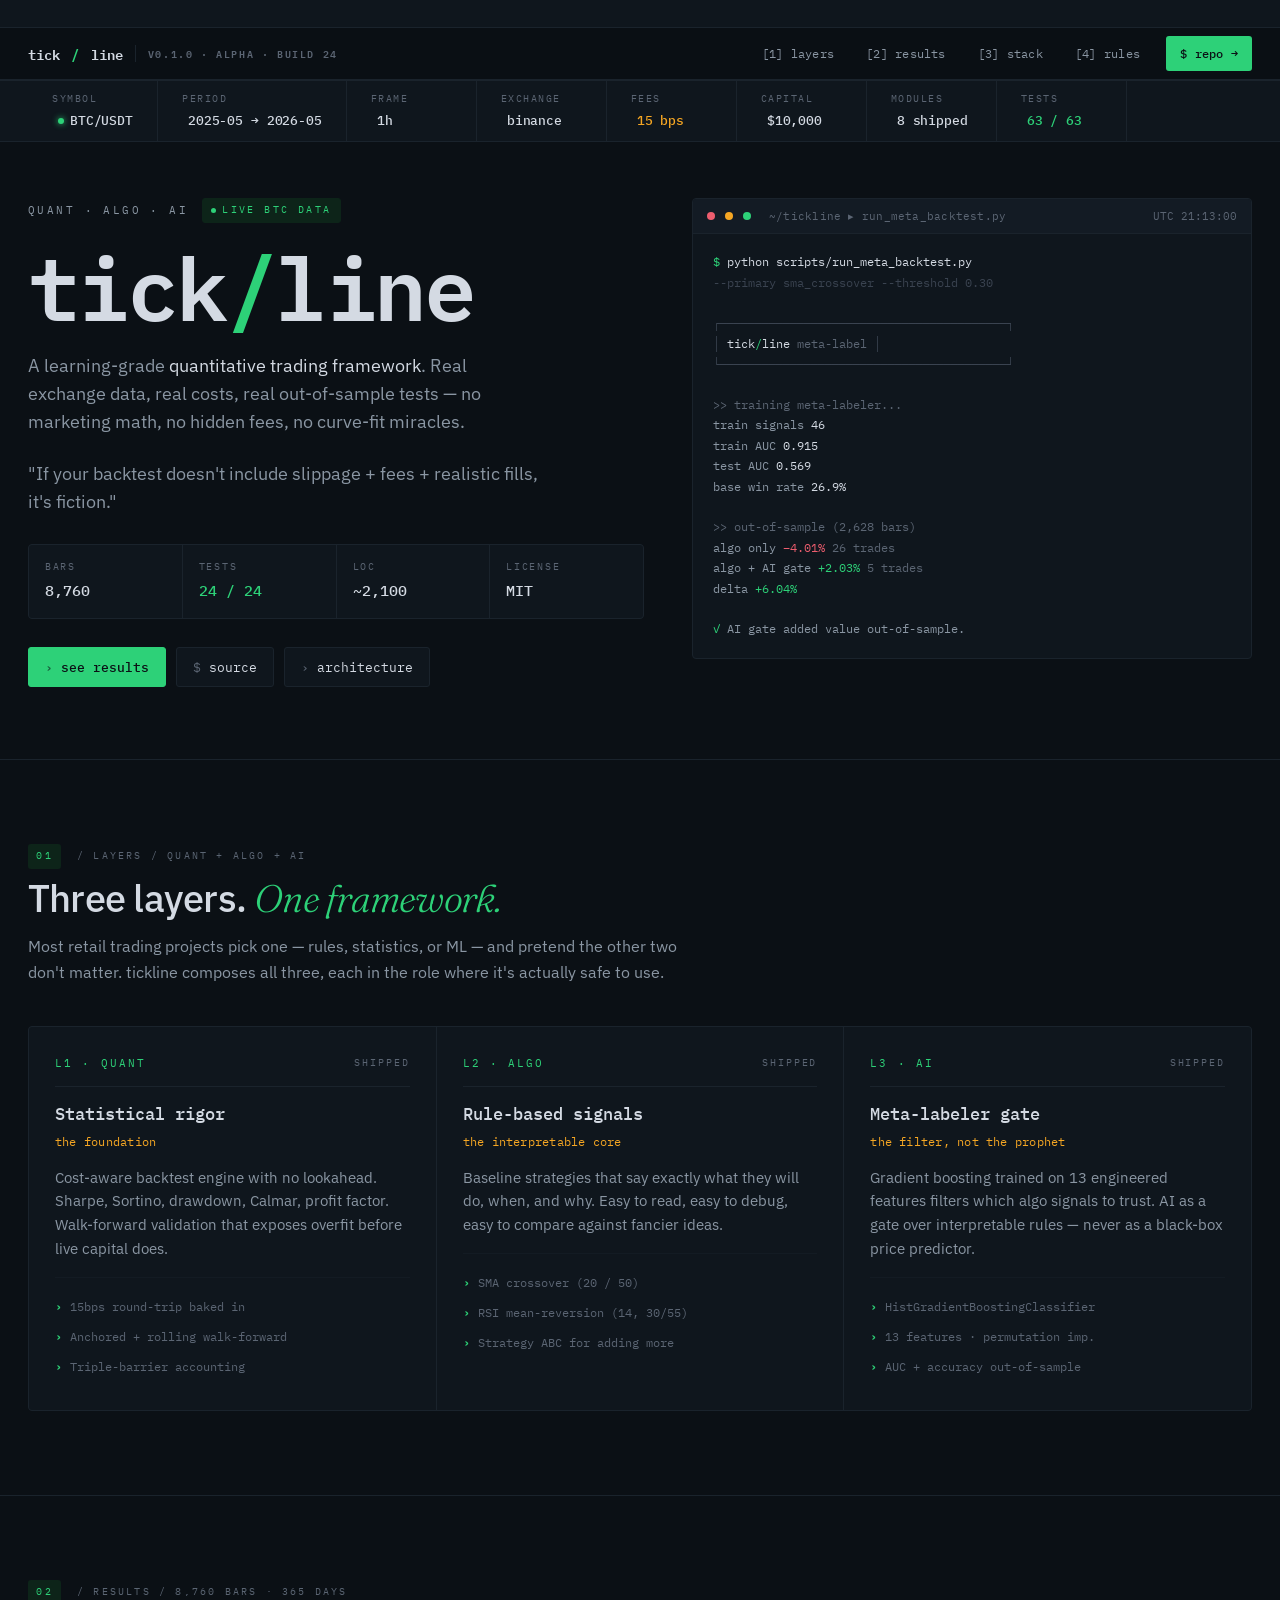
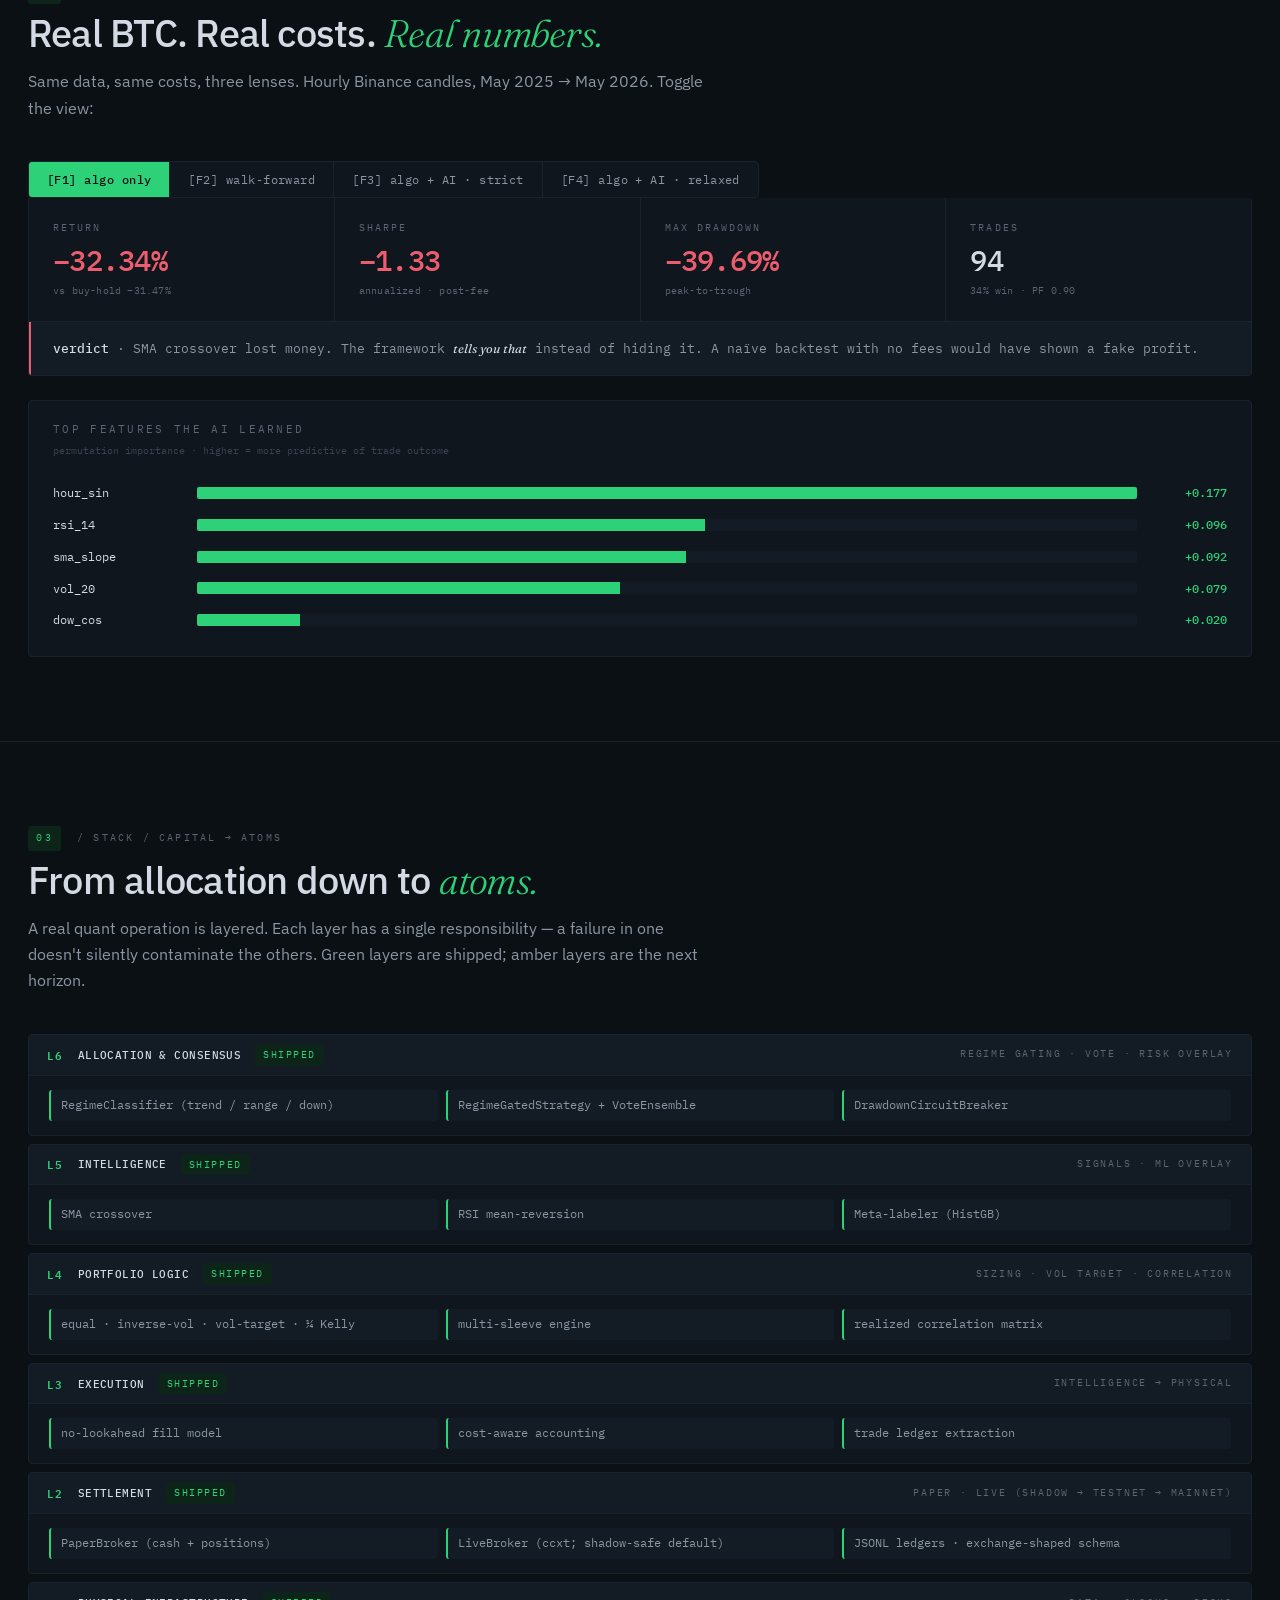
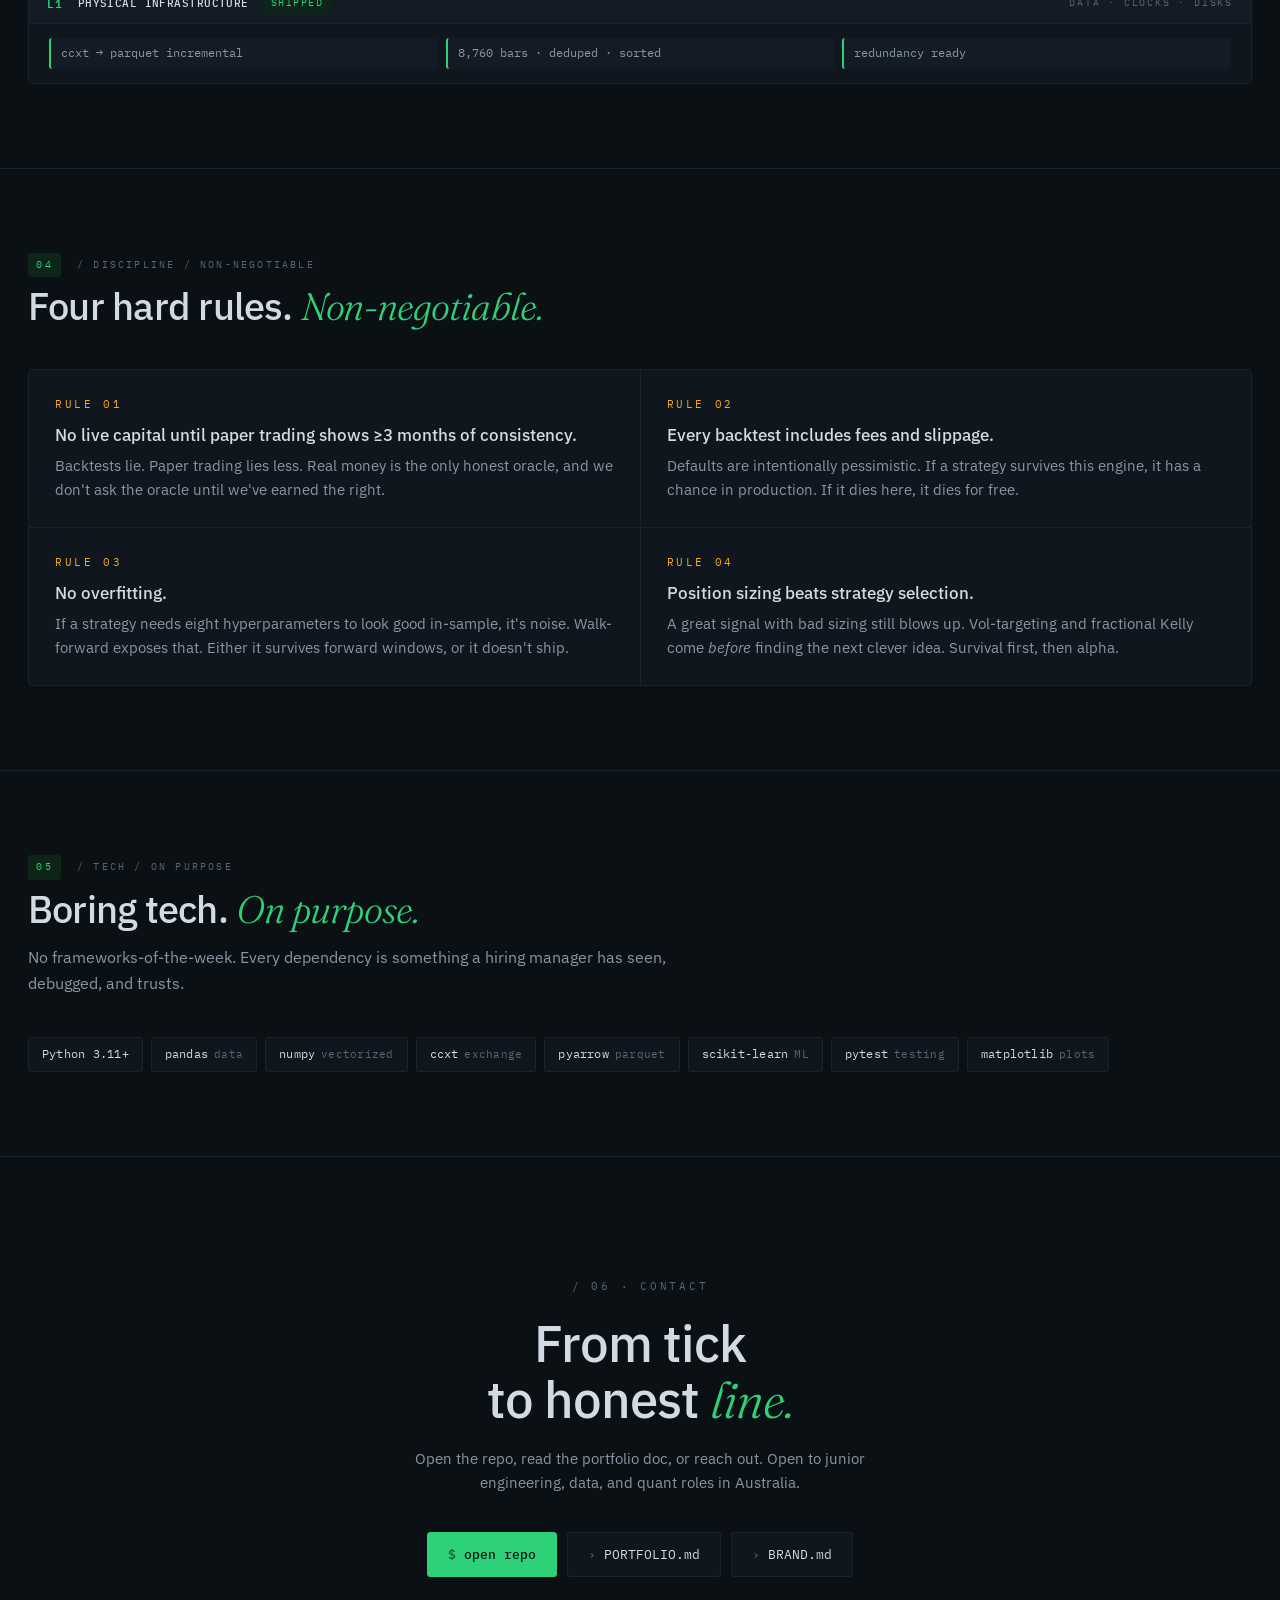
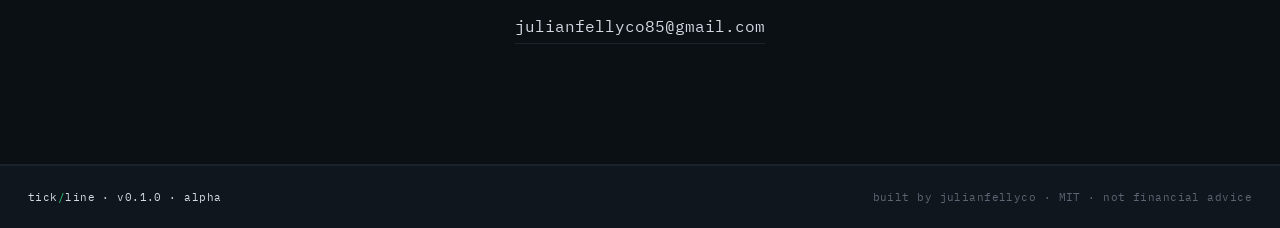
<file: site/index.html>
<!DOCTYPE html>
<html lang="en">
<head>
<meta charset="UTF-8">
<meta name="viewport" content="width=device-width, initial-scale=1.0">
<title>tick/line — honest curves from real ticks</title>
<meta name="description" content="A learning-grade quantitative trading framework. Quant + algo + AI on real market data. Honest backtests, walk-forward validation, meta-labeler. Built solo by Julian Fellyco.">

<meta property="og:title" content="tick/line — honest curves from real ticks">
<meta property="og:description" content="Quant + algo + AI on real market data. 8,760 bars. 24 tests. MIT.">
<meta property="og:image" content="../assets/social/og-image.svg">
<meta property="og:type" content="website">

<link rel="icon" type="image/svg+xml" href="../assets/favicon.svg">
<link rel="preconnect" href="https://fonts.googleapis.com">
<link rel="preconnect" href="https://fonts.gstatic.com" crossorigin>
<link href="https://fonts.googleapis.com/css2?family=IBM+Plex+Sans:wght@300;400;500;600&family=IBM+Plex+Mono:wght@400;500;600&family=Fraunces:ital,wght@1,300&display=swap" rel="stylesheet">

<style>
  /* ─── BLOOMBERG-TUNED PALETTE ─────────────────────────────── */
  :root {
    /* backgrounds: warm dark, not pure black — easier on long sessions */
    --bg:          #0b1015;
    --bg-panel:    #0f161d;
    --bg-row:      #131b24;
    --bg-row-hi:   #1a242f;

    /* lines: very subtle — terminals use thin separators, not bold borders */
    --line:        #1a232c;
    --line-soft:   #131b23;

    /* text: softer whites prevent eye strain across long reading */
    --ink:         #d4dae3;
    --ink-dim:     #8a96a3;
    --ink-faint:   #5b6573;
    --ink-ghost:   #3a4350;

    /* signal palette: desaturated slightly from neon — Bloomberg-style */
    --signal:      #2dd178;     /* gains, long, ok */
    --signal-bg:   #0d2419;
    --alert:       #ed5d6e;     /* losses, short, error */
    --alert-bg:    #2a0e14;
    --amber:       #f5a623;     /* watch, pending, neutral attention */
    --amber-bg:    #2a1d09;
    --cyan:        #56b4ce;     /* info, links */

    --sans: 'IBM Plex Sans', system-ui, -apple-system, sans-serif;
    --mono: 'IBM Plex Mono', ui-monospace, monospace;
    --serif: 'Fraunces', Georgia, serif;
  }

  * { margin: 0; padding: 0; box-sizing: border-box; }
  html { scroll-behavior: smooth; }
  body {
    background: var(--bg);
    color: var(--ink);
    font-family: var(--sans);
    font-weight: 400;
    font-size: 15px;
    line-height: 1.65;
    -webkit-font-smoothing: antialiased;
    -moz-osx-font-smoothing: grayscale;
    overflow-x: hidden;
    font-feature-settings: 'tnum' 1, 'cv11' 1;   /* tabular numbers */
  }
  ::selection { background: var(--signal); color: var(--bg); }
  a { color: inherit; text-decoration: none; }
  .wrap { max-width: 1280px; margin: 0 auto; padding: 0 28px; }

  /* ─── TOP TICKER STRIP ────────────────────────────────────── */
  .ticker {
    position: fixed; top: 0; left: 0; right: 0; z-index: 102;
    background: var(--bg-panel);
    border-bottom: 1px solid var(--line);
    height: 28px;
    overflow: hidden;
    display: flex;
    align-items: center;
  }
  .ticker-track {
    display: inline-flex;
    align-items: center;
    gap: 36px;
    padding-left: 100%;
    white-space: nowrap;
    animation: tick 80s linear infinite;
  }
  @keyframes tick {
    from { transform: translateX(0); }
    to   { transform: translateX(-100%); }
  }
  .ticker-item {
    font-family: var(--mono);
    font-size: 11px;
    color: var(--ink-dim);
    letter-spacing: 0.02em;
  }
  .ticker-item .sym  { color: var(--ink); }
  .ticker-item .pos  { color: var(--signal); }
  .ticker-item .neg  { color: var(--alert); }
  .ticker-item .lbl  { color: var(--ink-faint); }
  .ticker-item .div  { color: var(--ink-ghost); margin: 0 2px; }

  /* ─── NAV ─────────────────────────────────────────────────── */
  nav {
    position: fixed; top: 28px; left: 0; right: 0; z-index: 100;
    background: rgba(11, 16, 21, 0.92);
    backdrop-filter: blur(16px) saturate(140%);
    -webkit-backdrop-filter: blur(16px) saturate(140%);
    border-bottom: 1px solid var(--line);
    height: 52px;
    display: flex;
    align-items: center;
  }
  nav .row { display: flex; justify-content: space-between; align-items: center; width: 100%; }
  nav .brand {
    font-family: var(--mono);
    font-weight: 600;
    font-size: 14px;
    letter-spacing: -0.01em;
    display: flex;
    align-items: center;
    gap: 12px;
  }
  nav .brand .slash { color: var(--signal); }
  nav .brand .meta {
    font-size: 10px;
    color: var(--ink-faint);
    letter-spacing: 0.16em;
    text-transform: uppercase;
    padding-left: 12px;
    border-left: 1px solid var(--line);
  }
  nav .links { display: flex; gap: 4px; align-items: center; }
  nav .links a {
    font-family: var(--mono);
    font-size: 12px;
    color: var(--ink-dim);
    letter-spacing: 0.02em;
    padding: 8px 14px;
    border-radius: 3px;
    transition: color 0.15s, background 0.15s;
  }
  nav .links a:hover { color: var(--signal); background: var(--bg-row); }
  nav .cta {
    background: var(--signal);
    color: var(--bg) !important;
    padding: 8px 14px;
    margin-left: 8px;
    font-weight: 500;
  }
  nav .cta:hover { background: var(--ink) !important; }
  @media (max-width: 800px) { nav .links a:not(.cta) { display: none; } nav .brand .meta { display: none; } }

  /* page offset for fixed nav+ticker */
  main { padding-top: 80px; }

  /* ─── STATUS BAR (under nav, per-page-section) ────────────── */
  .status-strip {
    background: var(--bg-panel);
    border-bottom: 1px solid var(--line);
    border-top: 1px solid var(--line);
  }
  .status-strip .row {
    display: flex;
    align-items: stretch;
    overflow-x: auto;
  }
  .status-item {
    padding: 10px 24px;
    border-right: 1px solid var(--line);
    font-family: var(--mono);
    font-size: 11px;
    white-space: nowrap;
    display: flex;
    flex-direction: column;
    gap: 3px;
    min-width: 130px;
  }
  .status-item .k {
    color: var(--ink-faint);
    text-transform: uppercase;
    letter-spacing: 0.16em;
    font-size: 9.5px;
  }
  .status-item .v {
    color: var(--ink);
    font-size: 13px;
    font-weight: 500;
    letter-spacing: -0.01em;
  }
  .status-item .v.pos { color: var(--signal); }
  .status-item .v.neg { color: var(--alert); }
  .status-item .v.amber { color: var(--amber); }
  .status-item .v::before {
    content: attr(data-prefix);
    color: var(--ink-faint);
    margin-right: 6px;
  }
  .status-dot {
    width: 6px; height: 6px;
    border-radius: 50%;
    background: var(--signal);
    box-shadow: 0 0 6px var(--signal);
    margin-right: 6px;
    display: inline-block;
    vertical-align: middle;
  }

  /* ─── HERO ────────────────────────────────────────────────── */
  header { padding: 56px 0 72px; border-bottom: 1px solid var(--line); }
  .hero-grid {
    display: grid;
    grid-template-columns: 1.1fr 1fr;
    gap: 48px;
    align-items: start;
  }
  @media (max-width: 960px) { .hero-grid { grid-template-columns: 1fr; gap: 40px; } }

  .eyebrow {
    font-family: var(--mono);
    font-size: 11px;
    text-transform: uppercase;
    letter-spacing: 0.22em;
    color: var(--ink-dim);
    margin-bottom: 24px;
    display: flex;
    align-items: center;
    gap: 14px;
  }
  .eyebrow .live {
    display: inline-flex;
    align-items: center;
    gap: 6px;
    color: var(--signal);
    padding: 3px 8px;
    border: 1px solid var(--signal-bg);
    background: var(--signal-bg);
    border-radius: 3px;
    font-size: 10px;
  }
  .eyebrow .live::before {
    content: '';
    width: 5px; height: 5px;
    background: var(--signal);
    border-radius: 50%;
    animation: blink 1.8s ease-in-out infinite;
  }
  @keyframes blink { 50% { opacity: 0.3; } }

  h1 {
    font-family: var(--mono);
    font-weight: 600;
    font-size: clamp(2.8rem, 8vw, 5.5rem);
    line-height: 0.92;
    letter-spacing: -0.04em;
    color: var(--ink);
  }
  h1 .slash { color: var(--signal); }

  .hero-tag {
    margin-top: 24px;
    font-size: 1.1rem;
    color: var(--ink-dim);
    max-width: 520px;
    line-height: 1.6;
  }
  .hero-tag .accent { color: var(--ink); }
  .hero-tag .quote {
    margin-top: 18px;
    padding-left: 14px;
    border-left: 2px solid var(--amber);
    font-family: var(--serif);
    font-style: italic;
    color: var(--ink);
    font-size: 1rem;
    line-height: 1.4;
  }

  .hero-quickstats {
    margin-top: 28px;
    display: grid;
    grid-template-columns: repeat(4, 1fr);
    gap: 1px;
    background: var(--line);
    border: 1px solid var(--line);
    border-radius: 4px;
    overflow: hidden;
  }
  @media (max-width: 540px) { .hero-quickstats { grid-template-columns: repeat(2, 1fr); } }
  .hero-quickstats .qs {
    background: var(--bg-panel);
    padding: 14px 16px;
    font-family: var(--mono);
  }
  .hero-quickstats .qs .k {
    font-size: 9.5px;
    color: var(--ink-faint);
    text-transform: uppercase;
    letter-spacing: 0.18em;
    margin-bottom: 4px;
  }
  .hero-quickstats .qs .v {
    font-size: 15px;
    color: var(--ink);
    font-weight: 500;
  }
  .hero-quickstats .qs .v.s { color: var(--signal); }

  .hero-actions { margin-top: 28px; display: flex; gap: 10px; flex-wrap: wrap; }
  .btn {
    font-family: var(--mono);
    font-size: 12.5px;
    padding: 9px 16px;
    border: 1px solid var(--line);
    background: var(--bg-panel);
    color: var(--ink);
    border-radius: 3px;
    transition: border-color 0.15s, color 0.15s, background 0.15s;
    display: inline-flex;
    align-items: center;
    gap: 8px;
    cursor: pointer;
  }
  .btn:hover { border-color: var(--signal); color: var(--signal); }
  .btn.primary { background: var(--signal); color: var(--bg); border-color: var(--signal); font-weight: 500; }
  .btn.primary:hover { background: var(--ink); border-color: var(--ink); }
  .btn .pfx { color: var(--ink-faint); }
  .btn.primary .pfx { color: var(--bg); opacity: 0.6; }

  /* hero terminal block — Bloomberg-dense */
  .term {
    background: var(--bg-panel);
    border: 1px solid var(--line);
    border-radius: 4px;
    overflow: hidden;
    font-family: var(--mono);
  }
  .term-head {
    background: var(--bg-row);
    border-bottom: 1px solid var(--line);
    padding: 8px 14px;
    display: flex;
    align-items: center;
    gap: 10px;
    font-size: 11px;
  }
  .term-head .dot { width: 8px; height: 8px; border-radius: 50%; }
  .term-head .dot.r { background: #ed5d6e; }
  .term-head .dot.y { background: #f5a623; }
  .term-head .dot.g { background: #2dd178; }
  .term-head .path {
    margin-left: 8px;
    color: var(--ink-faint);
    letter-spacing: 0.02em;
  }
  .term-head .time {
    margin-left: auto;
    color: var(--ink-faint);
    font-size: 10.5px;
  }
  .term-body {
    padding: 18px 20px;
    font-size: 12px;
    line-height: 1.7;
    color: var(--ink-dim);
  }
  .term-body .ln { display: block; }
  .term-body .prompt { color: var(--signal); }
  .term-body .ink { color: var(--ink); }
  .term-body .dim { color: var(--ink-faint); }
  .term-body .ghost { color: var(--ink-ghost); }
  .term-body .pos { color: var(--signal); }
  .term-body .neg { color: var(--alert); }
  .term-body .amber { color: var(--amber); }
  .term-body .lbl  { color: var(--ink-faint); }
  .term-body .sep { color: var(--ink-ghost); }

  /* ─── SECTION SHELL ───────────────────────────────────────── */
  section { padding: 84px 0; border-bottom: 1px solid var(--line); }
  .sec-head {
    display: flex;
    align-items: center;
    gap: 16px;
    margin-bottom: 6px;
  }
  .sec-num {
    font-family: var(--mono);
    font-size: 10px;
    color: var(--signal);
    letter-spacing: 0.25em;
    text-transform: uppercase;
    padding: 4px 8px;
    background: var(--signal-bg);
    border-radius: 3px;
  }
  .sec-tag {
    font-family: var(--mono);
    font-size: 10px;
    color: var(--ink-faint);
    letter-spacing: 0.22em;
    text-transform: uppercase;
  }
  h2 {
    font-family: var(--sans);
    font-weight: 500;
    font-size: clamp(1.6rem, 3.5vw, 2.4rem);
    line-height: 1.2;
    letter-spacing: -0.02em;
    color: var(--ink);
    margin-bottom: 12px;
  }
  h2 em { font-family: var(--serif); font-style: italic; font-weight: 300; color: var(--signal); }
  .sec-lead {
    color: var(--ink-dim);
    max-width: 680px;
    margin-bottom: 40px;
    font-size: 1rem;
    line-height: 1.65;
  }

  /* ─── LAYERS ──────────────────────────────────────────────── */
  .layers {
    display: grid;
    grid-template-columns: repeat(3, 1fr);
    gap: 1px;
    background: var(--line);
    border: 1px solid var(--line);
    border-radius: 4px;
    overflow: hidden;
  }
  @media (max-width: 880px) { .layers { grid-template-columns: 1fr; } }
  .layer-cell {
    background: var(--bg-panel);
    padding: 28px 26px;
    position: relative;
  }
  .layer-cell .hdr {
    display: flex;
    align-items: center;
    justify-content: space-between;
    padding-bottom: 14px;
    margin-bottom: 14px;
    border-bottom: 1px solid var(--line);
  }
  .layer-cell .hdr .id {
    font-family: var(--mono);
    font-size: 10.5px;
    color: var(--signal);
    letter-spacing: 0.2em;
  }
  .layer-cell .hdr .status {
    font-family: var(--mono);
    font-size: 9.5px;
    color: var(--ink-faint);
    letter-spacing: 0.2em;
    text-transform: uppercase;
  }
  .layer-cell h3 {
    font-family: var(--mono);
    font-size: 1.05rem;
    font-weight: 500;
    color: var(--ink);
    margin-bottom: 4px;
  }
  .layer-cell .role {
    color: var(--amber);
    font-size: 11.5px;
    font-family: var(--mono);
    margin-bottom: 14px;
    letter-spacing: 0.02em;
  }
  .layer-cell p { color: var(--ink-dim); font-size: 0.93rem; line-height: 1.6; margin-bottom: 16px; }
  .layer-cell ul { list-style: none; padding-top: 14px; border-top: 1px solid var(--line-soft); }
  .layer-cell li {
    font-family: var(--mono);
    font-size: 11.5px;
    color: var(--ink-faint);
    padding: 5px 0;
    display: flex;
    align-items: baseline;
    gap: 8px;
  }
  .layer-cell li::before {
    content: '›';
    color: var(--signal);
    font-weight: 600;
  }

  /* ─── TABS + RESULTS ──────────────────────────────────────── */
  .tabs {
    display: flex;
    border: 1px solid var(--line);
    border-radius: 4px;
    overflow: hidden;
    margin-bottom: 0;
    background: var(--bg-panel);
    width: fit-content;
    max-width: 100%;
    overflow-x: auto;
  }
  .tab {
    font-family: var(--mono);
    font-size: 11.5px;
    background: none;
    border: none;
    border-right: 1px solid var(--line);
    color: var(--ink-dim);
    padding: 10px 18px;
    cursor: pointer;
    transition: all 0.15s;
    white-space: nowrap;
    letter-spacing: 0.04em;
  }
  .tab:last-child { border-right: none; }
  .tab.active { background: var(--signal); color: var(--bg); font-weight: 500; }
  .tab:not(.active):hover { color: var(--ink); background: var(--bg-row); }

  .panel {
    background: var(--bg-panel);
    border: 1px solid var(--line);
    border-top: none;
    border-radius: 0 4px 4px 4px;
    padding: 0;
    overflow: hidden;
  }
  .panel-grid {
    display: grid;
    grid-template-columns: repeat(4, 1fr);
    gap: 1px;
    background: var(--line);
    border-bottom: 1px solid var(--line);
  }
  @media (max-width: 720px) { .panel-grid { grid-template-columns: repeat(2, 1fr); } }
  .metric {
    background: var(--bg-panel);
    padding: 22px 24px;
  }
  .metric .k {
    font-family: var(--mono);
    font-size: 9.5px;
    text-transform: uppercase;
    letter-spacing: 0.22em;
    color: var(--ink-faint);
    margin-bottom: 10px;
  }
  .metric .v {
    font-family: var(--mono);
    font-size: clamp(1.4rem, 2.6vw, 1.8rem);
    font-weight: 500;
    line-height: 1;
    letter-spacing: -0.025em;
  }
  .metric .v.pos { color: var(--signal); }
  .metric .v.neg { color: var(--alert); }
  .metric .v.amber { color: var(--amber); }
  .metric .v.neu { color: var(--ink); }
  .metric .sub {
    margin-top: 8px;
    font-family: var(--mono);
    font-size: 10px;
    color: var(--ink-faint);
    letter-spacing: 0.02em;
  }

  .verdict {
    padding: 16px 22px;
    background: var(--bg-row);
    font-family: var(--mono);
    font-size: 12.5px;
    color: var(--ink-dim);
    line-height: 1.7;
    border-left: 2px solid var(--signal);
  }
  .verdict.bad { border-left-color: var(--alert); }
  .verdict.amber { border-left-color: var(--amber); }
  .verdict strong { color: var(--ink); font-weight: 500; }
  .verdict em { color: var(--ink); font-family: var(--serif); }

  /* ─── WALK-FORWARD TABLE ──────────────────────────────────── */
  .wf-table { background: var(--bg-panel); overflow-x: auto; }
  .wf-row {
    display: grid;
    grid-template-columns: 60px 1.5fr 1fr 1fr 1fr 1fr;
    gap: 16px;
    padding: 11px 22px;
    align-items: center;
    border-bottom: 1px solid var(--line);
    font-family: var(--mono);
    font-size: 12px;
  }
  .wf-row:hover:not(.head) { background: var(--bg-row); }
  .wf-row:last-child { border-bottom: none; }
  .wf-row.head {
    background: var(--bg-row);
    font-size: 9.5px;
    color: var(--ink-faint);
    text-transform: uppercase;
    letter-spacing: 0.2em;
  }
  .wf-row .id { color: var(--signal); font-weight: 500; }
  .wf-row .range { color: var(--ink-dim); }
  .wf-row .pos { color: var(--signal); }
  .wf-row .neg { color: var(--alert); }
  .wf-row .v { color: var(--ink); }
  @media (max-width: 760px) {
    .wf-row { grid-template-columns: 50px 1fr 1fr 1fr; font-size: 11px; padding: 10px 14px; }
    .wf-row .col-hide-sm { display: none; }
  }

  /* ─── ARCHITECTURE STACK ──────────────────────────────────── */
  .stack { display: flex; flex-direction: column; gap: 8px; }
  .stack-row {
    border: 1px solid var(--line);
    background: var(--bg-panel);
    border-radius: 4px;
    overflow: hidden;
    transition: border-color 0.2s;
  }
  .stack-row:hover { border-color: var(--ink-ghost); }
  .stack-row .head {
    background: var(--bg-row);
    padding: 9px 18px;
    border-bottom: 1px solid var(--line);
    display: flex;
    align-items: center;
    gap: 14px;
    font-family: var(--mono);
    font-size: 11px;
  }
  .stack-row .head .id { color: var(--signal); font-weight: 600; letter-spacing: 0.12em; }
  .stack-row .head .name { color: var(--ink); font-weight: 500; letter-spacing: 0.04em; text-transform: uppercase; }
  .stack-row .head .role { color: var(--ink-faint); margin-left: auto; font-size: 10px; letter-spacing: 0.18em; text-transform: uppercase; }
  .stack-row .head .stat {
    font-size: 9.5px;
    color: var(--signal);
    padding: 2px 7px;
    border: 1px solid var(--signal-bg);
    background: var(--signal-bg);
    border-radius: 3px;
    letter-spacing: 0.16em;
    text-transform: uppercase;
  }
  .stack-row .head .stat.todo {
    color: var(--amber);
    border-color: var(--amber-bg);
    background: var(--amber-bg);
  }
  .stack-row .body {
    padding: 14px 20px;
    display: grid;
    grid-template-columns: repeat(3, 1fr);
    gap: 8px;
  }
  @media (max-width: 720px) { .stack-row .body { grid-template-columns: 1fr; } }
  .stack-row .item {
    font-family: var(--mono);
    font-size: 11.5px;
    color: var(--ink-dim);
    padding: 6px 10px;
    background: var(--bg-row);
    border-radius: 3px;
    border-left: 2px solid var(--signal);
  }
  .stack-row.muted .item { border-left-color: var(--ink-ghost); color: var(--ink-faint); }

  /* ─── FEATURES BARS ───────────────────────────────────────── */
  .feat-grid {
    background: var(--bg-panel);
    border: 1px solid var(--line);
    border-radius: 4px;
    padding: 20px 24px;
    margin-top: 24px;
  }
  .feat-grid .title {
    font-family: var(--mono);
    font-size: 10.5px;
    color: var(--ink-faint);
    letter-spacing: 0.22em;
    text-transform: uppercase;
    margin-bottom: 4px;
  }
  .feat-grid .sub {
    font-family: var(--mono);
    font-size: 10px;
    color: var(--ink-ghost);
    margin-bottom: 18px;
  }
  .feat { display: grid; grid-template-columns: 130px 1fr 76px; gap: 14px; align-items: center; padding: 6px 0; font-family: var(--mono); font-size: 12px; }
  .feat .name { color: var(--ink); }
  .feat .bar { height: 12px; background: var(--bg-row); border-radius: 2px; overflow: hidden; position: relative; }
  .feat .bar-fill {
    height: 100%;
    background: var(--signal);
    width: var(--w);
    transition: width 1s cubic-bezier(0.16, 1, 0.3, 1);
  }
  .feat-grid:not(.in) .feat .bar-fill { width: 0; }
  .feat .val { color: var(--signal); text-align: right; font-weight: 500; }

  /* ─── RULES ───────────────────────────────────────────────── */
  .rules {
    display: grid;
    grid-template-columns: repeat(2, 1fr);
    gap: 1px;
    background: var(--line);
    border: 1px solid var(--line);
    border-radius: 4px;
    overflow: hidden;
  }
  @media (max-width: 720px) { .rules { grid-template-columns: 1fr; } }
  .rule-cell { background: var(--bg-panel); padding: 26px 26px; }
  .rule-cell .nm {
    font-family: var(--mono);
    font-size: 10.5px;
    color: var(--amber);
    letter-spacing: 0.25em;
    margin-bottom: 10px;
  }
  .rule-cell h4 {
    font-family: var(--sans);
    font-weight: 500;
    font-size: 1.05rem;
    line-height: 1.35;
    color: var(--ink);
    margin-bottom: 8px;
  }
  .rule-cell p { color: var(--ink-dim); font-size: 0.92rem; line-height: 1.6; }

  /* ─── CHIPS ───────────────────────────────────────────────── */
  .chips { display: flex; flex-wrap: wrap; gap: 8px; }
  .chip {
    font-family: var(--mono);
    font-size: 11.5px;
    color: var(--ink);
    border: 1px solid var(--line);
    background: var(--bg-panel);
    padding: 7px 13px;
    border-radius: 3px;
    transition: border-color 0.15s, color 0.15s;
    letter-spacing: 0.02em;
  }
  .chip:hover { border-color: var(--signal); color: var(--signal); }
  .chip .r { color: var(--ink-faint); margin-left: 6px; font-size: 10.5px; }

  /* ─── CTA ─────────────────────────────────────────────────── */
  .cta-section { text-align: center; padding: 120px 0; }
  .cta-section .lead {
    font-family: var(--mono);
    font-size: 11px;
    color: var(--ink-faint);
    letter-spacing: 0.25em;
    text-transform: uppercase;
    margin-bottom: 20px;
  }
  .cta-section h2 {
    font-size: clamp(2rem, 5vw, 3.2rem);
    line-height: 1.1;
    margin-bottom: 18px;
    color: var(--ink);
  }
  .cta-section h2 em { color: var(--signal); }
  .cta-section .blurb { color: var(--ink-dim); max-width: 480px; margin: 0 auto 36px; }
  .cta-row { display: flex; gap: 10px; justify-content: center; flex-wrap: wrap; margin-bottom: 36px; }
  .cta-row .btn { padding: 11px 20px; font-size: 12.5px; }
  .mail {
    font-family: var(--mono);
    font-size: 1rem;
    color: var(--ink);
    border-bottom: 1px solid var(--line);
    padding-bottom: 4px;
    transition: border-color 0.2s, color 0.2s;
    display: inline-block;
  }
  .mail:hover { border-color: var(--signal); color: var(--signal); }

  /* ─── FOOTER ──────────────────────────────────────────────── */
  footer { padding: 22px 0; background: var(--bg-panel); border-top: 1px solid var(--line); }
  footer .row {
    display: flex;
    justify-content: space-between;
    align-items: center;
    flex-wrap: wrap;
    gap: 14px;
    font-family: var(--mono);
    font-size: 11px;
    color: var(--ink-faint);
    letter-spacing: 0.04em;
  }
  footer .brand { color: var(--ink); }
  footer .brand .slash { color: var(--signal); }

  /* ─── reveal (very subtle) ────────────────────────────────── */
  .reveal { opacity: 0; transform: translateY(14px); transition: opacity 0.6s ease, transform 0.6s ease; }
  .reveal.in { opacity: 1; transform: translateY(0); }
</style>
</head>
<body>

<!-- ═══ TICKER STRIP ═══════════════════════════════════════════ -->
<div class="ticker">
  <div class="ticker-track">
    <span class="ticker-item"><span class="lbl">TICKLINE</span> <span class="sym">v0.1.0</span> <span class="div">·</span> <span class="lbl">STATUS</span> <span class="pos">ALPHA</span></span>
    <span class="ticker-item"><span class="lbl">BTC/USDT</span> <span class="sym">1h</span> <span class="div">·</span> <span class="sym">8,760 bars</span> <span class="div">·</span> <span class="lbl">CACHED</span></span>
    <span class="ticker-item"><span class="lbl">TESTS</span> <span class="pos">91 / 91</span> <span class="div">·</span> <span class="lbl">COVERAGE</span> <span class="sym">all modules + 3 wrappers + donchian</span></span>
    <span class="ticker-item"><span class="lbl">BACKTEST</span> <span class="sym">in-sample</span> <span class="div">·</span> <span class="lbl">RET</span> <span class="neg">−32.34%</span> <span class="div">·</span> <span class="lbl">SHARPE</span> <span class="neg">−1.33</span></span>
    <span class="ticker-item"><span class="lbl">WALK-FWD</span> <span class="sym">6 windows</span> <span class="div">·</span> <span class="lbl">SHARPE</span> <span class="neg">−1.31</span> <span class="div">·</span> <span class="lbl">CONSISTENCY</span> <span class="sym">33%</span></span>
    <span class="ticker-item"><span class="lbl">ALGO+AI</span> <span class="sym">th=0.30</span> <span class="div">·</span> <span class="lbl">RET</span> <span class="pos">+2.03%</span> <span class="div">·</span> <span class="lbl">PF</span> <span class="pos">2.08</span></span>
    <span class="ticker-item"><span class="lbl">PORTFOLIO</span> <span class="sym">BTC·ETH·SOL</span> <span class="div">·</span> <span class="lbl">SIZE</span> <span class="sym">inverse-vol</span> <span class="div">·</span> <span class="lbl">CORR</span> <span class="sym">0.63–0.66</span></span>
    <span class="ticker-item"><span class="lbl">SENTIMENT</span> <span class="sym">lexicon scorer</span> <span class="div">·</span> <span class="lbl">FEATURES</span> <span class="sym">6 bar-level</span> <span class="div">·</span> <span class="lbl">SOURCES</span> <span class="sym">news+social+onchain ready</span></span>
    <span class="ticker-item"><span class="lbl">PAPER</span> <span class="sym">simulation broker</span> <span class="div">·</span> <span class="lbl">LEDGER</span> <span class="sym">jsonl</span> <span class="div">·</span> <span class="lbl">FILLS</span> <span class="pos">42 on last run</span></span>
    <span class="ticker-item"><span class="lbl">L6</span> <span class="sym">regime classifier · vote ensemble · drawdown breaker</span></span>
    <span class="ticker-item"><span class="lbl">DASHBOARD</span> <span class="sym">streamlit · 6 pages · plotly charts</span></span>
    <span class="ticker-item"><span class="lbl">LIVE</span> <span class="sym">ccxt broker</span> <span class="div">·</span> <span class="lbl">SAFETY</span> <span class="sym">shadow → testnet → mainnet</span></span>
    <span class="ticker-item"><span class="lbl">RISK-EXITS</span> <span class="sym">ATR stop+target wrapper</span> <span class="div">·</span> <span class="lbl">RSI 1.0/3.0</span> <span class="sym">PF 0.80 → 1.07</span></span>
    <span class="ticker-item"><span class="lbl">HTF FILTER</span> <span class="sym">4× SMA-50 strict</span> <span class="div">·</span> <span class="lbl">SMA</span> <span class="pos">PF 0.90 → 1.36</span></span>
    <span class="ticker-item"><span class="lbl">STRATEGIES</span> <span class="sym">SMA · RSI · Donchian breakout</span> <span class="div">·</span> <span class="lbl">WRAPPERS</span> <span class="sym">HTF · ATR exits · vol-target</span></span>
    <span class="ticker-item"><span class="lbl">META-FEATURES</span> <span class="sym">20 incl. HTF align · microstructure · gaps</span></span>
    <span class="ticker-item"><span class="lbl">FEATURES</span> <span class="sym">13</span> <span class="div">·</span> <span class="lbl">TOP</span> <span class="sym">hour_sin · rsi_14 · sma_slope</span></span>
    <span class="ticker-item"><span class="lbl">MODEL</span> <span class="sym">HistGradientBoosting</span> <span class="div">·</span> <span class="lbl">AUC</span> <span class="sym">0.569 (test)</span></span>
    <span class="ticker-item"><span class="lbl">LICENSE</span> <span class="sym">MIT</span> <span class="div">·</span> <span class="lbl">NOT</span> <span class="amber">FINANCIAL ADVICE</span></span>
  </div>
</div>

<!-- ═══ NAV ════════════════════════════════════════════════════ -->
<nav>
  <div class="wrap row">
    <a href="#top" class="brand">
      tick<span class="slash">/</span>line
      <span class="meta">v0.1.0 · alpha · build 24</span>
    </a>
    <div class="links">
      <a href="#layers">[1] layers</a>
      <a href="#results">[2] results</a>
      <a href="#architecture">[3] stack</a>
      <a href="#rules">[4] rules</a>
      <a href="https://github.com/julianfellyco/tickline" class="cta">$ repo →</a>
    </div>
  </div>
</nav>

<main>

<a id="top"></a>

<!-- ═══ STATUS STRIP ═══════════════════════════════════════════ -->
<div class="status-strip">
  <div class="wrap row">
    <div class="status-item">
      <span class="k">SYMBOL</span>
      <span class="v"><span class="status-dot"></span>BTC/USDT</span>
    </div>
    <div class="status-item">
      <span class="k">PERIOD</span>
      <span class="v">2025-05 → 2026-05</span>
    </div>
    <div class="status-item">
      <span class="k">FRAME</span>
      <span class="v">1h</span>
    </div>
    <div class="status-item">
      <span class="k">EXCHANGE</span>
      <span class="v">binance</span>
    </div>
    <div class="status-item">
      <span class="k">FEES</span>
      <span class="v amber">15 bps</span>
    </div>
    <div class="status-item">
      <span class="k">CAPITAL</span>
      <span class="v">$10,000</span>
    </div>
    <div class="status-item">
      <span class="k">MODULES</span>
      <span class="v">8 shipped</span>
    </div>
    <div class="status-item">
      <span class="k">TESTS</span>
      <span class="v pos">63 / 63</span>
    </div>
  </div>
</div>

<!-- ═══ HERO ═══════════════════════════════════════════════════ -->
<header>
  <div class="wrap hero-grid">
    <div>
      <div class="eyebrow">
        <span>quant · algo · ai</span>
        <span class="live">LIVE BTC DATA</span>
      </div>

      <h1>tick<span class="slash">/</span>line</h1>

      <p class="hero-tag">
        A learning-grade <span class="accent">quantitative trading framework</span>.
        Real exchange data, real costs, real out-of-sample tests —
        no marketing math, no hidden fees, no curve-fit miracles.
      </p>
      <p class="hero-tag quote">
        "If your backtest doesn't include slippage + fees + realistic
        fills, it's fiction."
      </p>

      <div class="hero-quickstats">
        <div class="qs"><div class="k">bars</div><div class="v">8,760</div></div>
        <div class="qs"><div class="k">tests</div><div class="v s">24 / 24</div></div>
        <div class="qs"><div class="k">LoC</div><div class="v">~2,100</div></div>
        <div class="qs"><div class="k">license</div><div class="v">MIT</div></div>
      </div>

      <div class="hero-actions">
        <a href="#results" class="btn primary"><span class="pfx">›</span> see results</a>
        <a href="https://github.com/julianfellyco/tickline" class="btn"><span class="pfx">$</span> source</a>
        <a href="#architecture" class="btn"><span class="pfx">›</span> architecture</a>
      </div>
    </div>

    <!-- terminal block -->
    <div class="term reveal">
      <div class="term-head">
        <span class="dot r"></span><span class="dot y"></span><span class="dot g"></span>
        <span class="path">~/tickline ▸ run_meta_backtest.py</span>
        <span class="time">UTC 22:41:08</span>
      </div>
      <div class="term-body">
        <span class="ln"><span class="prompt">$</span> <span class="ink">python scripts/run_meta_backtest.py</span></span>
        <span class="ln"><span class="ghost">     --primary sma_crossover --threshold 0.30</span></span>
        <span class="ln">&nbsp;</span>
        <span class="ln"><span class="ghost">┌─────────────────────────────────────────┐</span></span>
        <span class="ln"><span class="ghost">│</span>  <span class="ink">tick<span style="color:var(--signal)">/</span>line</span> <span class="lbl">meta-label</span>                  <span class="ghost">│</span></span>
        <span class="ln"><span class="ghost">└─────────────────────────────────────────┘</span></span>
        <span class="ln">&nbsp;</span>
        <span class="ln"><span class="lbl">>> training meta-labeler...</span></span>
        <span class="ln">   train signals    <span class="ink">46</span></span>
        <span class="ln">   train AUC        <span class="ink">0.915</span></span>
        <span class="ln">   test AUC         <span class="ink">0.569</span></span>
        <span class="ln">   base win rate    <span class="ink">26.9%</span></span>
        <span class="ln">&nbsp;</span>
        <span class="ln"><span class="lbl">>> out-of-sample (2,628 bars)</span></span>
        <span class="ln">   algo only        <span class="neg">−4.01%</span>  <span class="dim">26 trades</span></span>
        <span class="ln">   algo + AI gate   <span class="pos">+2.03%</span>  <span class="dim"> 5 trades</span></span>
        <span class="ln">   delta            <span class="pos">+6.04%</span></span>
        <span class="ln">&nbsp;</span>
        <span class="ln"><span class="pos">✓</span> AI gate added value out-of-sample.</span>
      </div>
    </div>
  </div>
</header>

<!-- ═══ LAYERS ═════════════════════════════════════════════════ -->
<section id="layers">
  <div class="wrap">
    <div class="sec-head reveal">
      <span class="sec-num">01</span>
      <span class="sec-tag">/ layers / quant + algo + ai</span>
    </div>
    <h2 class="reveal">Three layers. <em>One framework.</em></h2>
    <p class="sec-lead reveal">Most retail trading projects pick one — rules, statistics, or ML — and pretend the other two don't matter. tickline composes all three, each in the role where it's actually safe to use.</p>

    <div class="layers">
      <div class="layer-cell reveal">
        <div class="hdr">
          <span class="id">L1 · QUANT</span>
          <span class="status">SHIPPED</span>
        </div>
        <h3>Statistical rigor</h3>
        <div class="role">the foundation</div>
        <p>Cost-aware backtest engine with no lookahead. Sharpe, Sortino, drawdown, Calmar, profit factor. Walk-forward validation that exposes overfit before live capital does.</p>
        <ul>
          <li>15bps round-trip baked in</li>
          <li>Anchored + rolling walk-forward</li>
          <li>Triple-barrier accounting</li>
        </ul>
      </div>
      <div class="layer-cell reveal">
        <div class="hdr">
          <span class="id">L2 · ALGO</span>
          <span class="status">SHIPPED</span>
        </div>
        <h3>Rule-based signals</h3>
        <div class="role">the interpretable core</div>
        <p>Baseline strategies that say exactly what they will do, when, and why. Easy to read, easy to debug, easy to compare against fancier ideas.</p>
        <ul>
          <li>SMA crossover (20 / 50)</li>
          <li>RSI mean-reversion (14, 30/55)</li>
          <li>Strategy ABC for adding more</li>
        </ul>
      </div>
      <div class="layer-cell reveal">
        <div class="hdr">
          <span class="id">L3 · AI</span>
          <span class="status">SHIPPED</span>
        </div>
        <h3>Meta-labeler gate</h3>
        <div class="role">the filter, not the prophet</div>
        <p>Gradient boosting trained on 13 engineered features filters which algo signals to trust. AI as a gate over interpretable rules — never as a black-box price predictor.</p>
        <ul>
          <li>HistGradientBoostingClassifier</li>
          <li>13 features · permutation imp.</li>
          <li>AUC + accuracy out-of-sample</li>
        </ul>
      </div>
    </div>
  </div>
</section>

<!-- ═══ RESULTS ════════════════════════════════════════════════ -->
<section id="results">
  <div class="wrap">
    <div class="sec-head reveal">
      <span class="sec-num">02</span>
      <span class="sec-tag">/ results / 8,760 bars · 365 days</span>
    </div>
    <h2 class="reveal">Real BTC. Real costs. <em>Real numbers.</em></h2>
    <p class="sec-lead reveal">Same data, same costs, three lenses. Hourly Binance candles, May 2025 → May 2026. Toggle the view:</p>

    <div class="reveal">
      <div class="tabs">
        <button class="tab active" data-view="algo">[F1] algo only</button>
        <button class="tab" data-view="wf">[F2] walk-forward</button>
        <button class="tab" data-view="ai-strict">[F3] algo + AI · strict</button>
        <button class="tab" data-view="ai-relaxed">[F4] algo + AI · relaxed</button>
      </div>

      <div class="panel">
        <!-- ALGO ONLY -->
        <div data-pane="algo">
          <div class="panel-grid">
            <div class="metric"><div class="k">return</div><div class="v neg">−32.34%</div><div class="sub">vs buy-hold −31.47%</div></div>
            <div class="metric"><div class="k">sharpe</div><div class="v neg">−1.33</div><div class="sub">annualized · post-fee</div></div>
            <div class="metric"><div class="k">max drawdown</div><div class="v neg">−39.69%</div><div class="sub">peak-to-trough</div></div>
            <div class="metric"><div class="k">trades</div><div class="v neu">94</div><div class="sub">34% win · PF 0.90</div></div>
          </div>
          <div class="verdict bad">
            <strong>verdict</strong> · SMA crossover lost money. The framework <em>tells you that</em> instead of hiding it. A naïve backtest with no fees would have shown a fake profit.
          </div>
        </div>

        <!-- WALK-FORWARD -->
        <div data-pane="wf" style="display:none">
          <div class="wf-table">
            <div class="wf-row head">
              <div>WINDOW</div><div>TEST RANGE</div><div>RETURN</div><div>SHARPE</div>
              <div class="col-hide-sm">MAX DD</div><div class="col-hide-sm">TRADES</div>
            </div>
            <div class="wf-row"><div class="id">w0</div><div class="range">2025-08-14 → 2025-09-24</div><div class="neg">−9.81%</div><div class="neg">−4.75</div><div class="col-hide-sm v">−10.9%</div><div class="col-hide-sm v">10</div></div>
            <div class="wf-row"><div class="id">w1</div><div class="range">2025-09-24 → 2025-11-05</div><div class="pos">+5.93%</div><div class="pos">+2.34</div><div class="col-hide-sm v">−10.0%</div><div class="col-hide-sm v">7</div></div>
            <div class="wf-row"><div class="id">w2</div><div class="range">2025-11-05 → 2025-12-17</div><div class="neg">−12.46%</div><div class="neg">−4.17</div><div class="col-hide-sm v">−14.0%</div><div class="col-hide-sm v">9</div></div>
            <div class="wf-row"><div class="id">w3</div><div class="range">2025-12-17 → 2026-01-27</div><div class="pos">+1.54%</div><div class="pos">+0.67</div><div class="col-hide-sm v">−5.9%</div><div class="col-hide-sm v">11</div></div>
            <div class="wf-row"><div class="id">w4</div><div class="range">2026-01-27 → 2026-03-10</div><div class="neg">−0.92%</div><div class="neg">−0.05</div><div class="col-hide-sm v">−8.2%</div><div class="col-hide-sm v">7</div></div>
            <div class="wf-row"><div class="id">w5</div><div class="range">2026-03-10 → 2026-04-21</div><div class="neg">−7.15%</div><div class="neg">−1.92</div><div class="col-hide-sm v">−13.5%</div><div class="col-hide-sm v">11</div></div>
          </div>
          <div class="verdict">
            <strong>in-sample sharpe −1.33 · walk-forward sharpe −1.31</strong> · gap of −0.01 means the strategy is <em>not overfit</em> — it's honestly bad. 33% of windows positive. The framework's verdict matches reality.
          </div>
        </div>

        <!-- AI STRICT -->
        <div data-pane="ai-strict" style="display:none">
          <div class="panel-grid">
            <div class="metric"><div class="k">return</div><div class="v amber">+0.00%</div><div class="sub">vs algo only −4.01%</div></div>
            <div class="metric"><div class="k">sharpe</div><div class="v amber">+0.00</div><div class="sub">cash position</div></div>
            <div class="metric"><div class="k">trades</div><div class="v neu">0 / 26</div><div class="sub">100% filtered</div></div>
            <div class="metric"><div class="k">delta vs algo</div><div class="v pos">+4.01%</div><div class="sub">value of sitting out</div></div>
          </div>
          <div class="verdict amber">
            <strong>threshold 0.50</strong> · the gate was so strict it shut trading off entirely. In a hostile regime, doing nothing <em>is</em> alpha. The AI recognized that and refused to participate.
          </div>
        </div>

        <!-- AI RELAXED -->
        <div data-pane="ai-relaxed" style="display:none">
          <div class="panel-grid">
            <div class="metric"><div class="k">return</div><div class="v pos">+2.03%</div><div class="sub">vs algo only −4.01%</div></div>
            <div class="metric"><div class="k">sharpe</div><div class="v pos">+0.52</div><div class="sub">+0.80 vs baseline</div></div>
            <div class="metric"><div class="k">trades</div><div class="v neu">5 / 26</div><div class="sub">81% filtered, kept the best</div></div>
            <div class="metric"><div class="k">profit factor</div><div class="v pos">2.08</div><div class="sub">vs 1.25 baseline</div></div>
          </div>
          <div class="verdict">
            <strong>threshold 0.30 · headline result</strong> · a losing algo (−4.01%) became a winning system (+2.03%) when the AI gate kept only the 5 signals it deemed best. Drawdown halved. Profit factor up 66%. <em>This is quant + algo + AI done responsibly.</em>
          </div>
        </div>
      </div>
    </div>

    <!-- feature importance -->
    <div class="feat-grid reveal">
      <div class="title">Top features the AI learned</div>
      <div class="sub">permutation importance · higher = more predictive of trade outcome</div>
      <div class="feat" style="--w:100%"><span class="name">hour_sin</span><div class="bar"><div class="bar-fill"></div></div><span class="val">+0.177</span></div>
      <div class="feat" style="--w:54%"><span class="name">rsi_14</span><div class="bar"><div class="bar-fill"></div></div><span class="val">+0.096</span></div>
      <div class="feat" style="--w:52%"><span class="name">sma_slope</span><div class="bar"><div class="bar-fill"></div></div><span class="val">+0.092</span></div>
      <div class="feat" style="--w:45%"><span class="name">vol_20</span><div class="bar"><div class="bar-fill"></div></div><span class="val">+0.079</span></div>
      <div class="feat" style="--w:11%"><span class="name">dow_cos</span><div class="bar"><div class="bar-fill"></div></div><span class="val">+0.020</span></div>
    </div>
  </div>
</section>

<!-- ═══ ARCHITECTURE ═══════════════════════════════════════════ -->
<section id="architecture">
  <div class="wrap">
    <div class="sec-head reveal">
      <span class="sec-num">03</span>
      <span class="sec-tag">/ stack / capital → atoms</span>
    </div>
    <h2 class="reveal">From allocation down to <em>atoms.</em></h2>
    <p class="sec-lead reveal">A real quant operation is layered. Each layer has a single responsibility — a failure in one doesn't silently contaminate the others. Green layers are shipped; amber layers are the next horizon.</p>

    <div class="stack">
      <div class="stack-row reveal">
        <div class="head"><span class="id">L6</span><span class="name">Allocation & Consensus</span><span class="stat">SHIPPED</span><span class="role">regime gating · vote · risk overlay</span></div>
        <div class="body">
          <div class="item">RegimeClassifier (trend / range / down)</div>
          <div class="item">RegimeGatedStrategy + VoteEnsemble</div>
          <div class="item">DrawdownCircuitBreaker</div>
        </div>
      </div>
      <div class="stack-row reveal">
        <div class="head"><span class="id">L5</span><span class="name">Intelligence</span><span class="stat">SHIPPED</span><span class="role">signals · ML overlay</span></div>
        <div class="body">
          <div class="item">SMA crossover</div>
          <div class="item">RSI mean-reversion</div>
          <div class="item">Meta-labeler (HistGB)</div>
        </div>
      </div>
      <div class="stack-row reveal">
        <div class="head"><span class="id">L4</span><span class="name">Portfolio Logic</span><span class="stat">SHIPPED</span><span class="role">sizing · vol target · correlation</span></div>
        <div class="body">
          <div class="item">equal · inverse-vol · vol-target · ¼ Kelly</div>
          <div class="item">multi-sleeve engine</div>
          <div class="item">realized correlation matrix</div>
        </div>
      </div>
      <div class="stack-row reveal">
        <div class="head"><span class="id">L3</span><span class="name">Execution</span><span class="stat">SHIPPED</span><span class="role">intelligence → physical</span></div>
        <div class="body">
          <div class="item">no-lookahead fill model</div>
          <div class="item">cost-aware accounting</div>
          <div class="item">trade ledger extraction</div>
        </div>
      </div>
      <div class="stack-row reveal">
        <div class="head"><span class="id">L2</span><span class="name">Settlement</span><span class="stat">SHIPPED</span><span class="role">paper · live (shadow → testnet → mainnet)</span></div>
        <div class="body">
          <div class="item">PaperBroker (cash + positions)</div>
          <div class="item">LiveBroker (ccxt; shadow-safe default)</div>
          <div class="item">JSONL ledgers · exchange-shaped schema</div>
        </div>
      </div>
      <div class="stack-row reveal">
        <div class="head"><span class="id">L1</span><span class="name">Physical Infrastructure</span><span class="stat">SHIPPED</span><span class="role">data · clocks · disks</span></div>
        <div class="body">
          <div class="item">ccxt → parquet incremental</div>
          <div class="item">8,760 bars · deduped · sorted</div>
          <div class="item">redundancy ready</div>
        </div>
      </div>
    </div>
  </div>
</section>

<!-- ═══ RULES ══════════════════════════════════════════════════ -->
<section id="rules">
  <div class="wrap">
    <div class="sec-head reveal">
      <span class="sec-num">04</span>
      <span class="sec-tag">/ discipline / non-negotiable</span>
    </div>
    <h2 class="reveal">Four hard rules. <em>Non-negotiable.</em></h2>

    <div class="rules" style="margin-top: 40px;">
      <div class="rule-cell reveal">
        <div class="nm">RULE 01</div>
        <h4>No live capital until paper trading shows ≥3 months of consistency.</h4>
        <p>Backtests lie. Paper trading lies less. Real money is the only honest oracle, and we don't ask the oracle until we've earned the right.</p>
      </div>
      <div class="rule-cell reveal">
        <div class="nm">RULE 02</div>
        <h4>Every backtest includes fees and slippage.</h4>
        <p>Defaults are intentionally pessimistic. If a strategy survives this engine, it has a chance in production. If it dies here, it dies for free.</p>
      </div>
      <div class="rule-cell reveal">
        <div class="nm">RULE 03</div>
        <h4>No overfitting.</h4>
        <p>If a strategy needs eight hyperparameters to look good in-sample, it's noise. Walk-forward exposes that. Either it survives forward windows, or it doesn't ship.</p>
      </div>
      <div class="rule-cell reveal">
        <div class="nm">RULE 04</div>
        <h4>Position sizing beats strategy selection.</h4>
        <p>A great signal with bad sizing still blows up. Vol-targeting and fractional Kelly come <em>before</em> finding the next clever idea. Survival first, then alpha.</p>
      </div>
    </div>
  </div>
</section>

<!-- ═══ STACK ══════════════════════════════════════════════════ -->
<section id="techstack">
  <div class="wrap">
    <div class="sec-head reveal">
      <span class="sec-num">05</span>
      <span class="sec-tag">/ tech / on purpose</span>
    </div>
    <h2 class="reveal">Boring tech. <em>On purpose.</em></h2>
    <p class="sec-lead reveal">No frameworks-of-the-week. Every dependency is something a hiring manager has seen, debugged, and trusts.</p>

    <div class="chips reveal">
      <span class="chip">Python 3.11+</span>
      <span class="chip">pandas<span class="r">data</span></span>
      <span class="chip">numpy<span class="r">vectorized</span></span>
      <span class="chip">ccxt<span class="r">exchange</span></span>
      <span class="chip">pyarrow<span class="r">parquet</span></span>
      <span class="chip">scikit-learn<span class="r">ML</span></span>
      <span class="chip">pytest<span class="r">testing</span></span>
      <span class="chip">matplotlib<span class="r">plots</span></span>
    </div>
  </div>
</section>

<!-- ═══ CTA ════════════════════════════════════════════════════ -->
<section class="cta-section">
  <div class="wrap reveal">
    <div class="lead">/ 06 · contact</div>
    <h2>From tick<br>to honest <em>line.</em></h2>
    <p class="blurb">Open the repo, read the portfolio doc, or reach out. Open to junior engineering, data, and quant roles in Australia.</p>
    <div class="cta-row">
      <a href="https://github.com/julianfellyco/tickline" class="btn primary"><span class="pfx">$</span> open repo</a>
      <a href="https://github.com/julianfellyco/tickline/blob/main/PORTFOLIO.md" class="btn"><span class="pfx">›</span> PORTFOLIO.md</a>
      <a href="https://github.com/julianfellyco/tickline/blob/main/BRAND.md" class="btn"><span class="pfx">›</span> BRAND.md</a>
    </div>
    <a href="mailto:julianfellyco85@gmail.com" class="mail">julianfellyco85@gmail.com</a>
  </div>
</section>

</main>

<!-- ═══ FOOTER ═════════════════════════════════════════════════ -->
<footer>
  <div class="wrap row">
    <div class="brand">tick<span class="slash">/</span>line · v0.1.0 · alpha</div>
    <p>built by julianfellyco · MIT · not financial advice</p>
  </div>
</footer>

<script>
  // very subtle scroll reveal
  const obs = new IntersectionObserver((entries) => {
    entries.forEach(e => { if (e.isIntersecting) { e.target.classList.add('in'); obs.unobserve(e.target); } });
  }, { threshold: 0.1 });
  document.querySelectorAll('.reveal').forEach(el => obs.observe(el));

  // results tabs
  const tabs = document.querySelectorAll('.tab');
  const panes = document.querySelectorAll('[data-pane]');
  tabs.forEach(tab => {
    tab.addEventListener('click', () => {
      const view = tab.dataset.view;
      tabs.forEach(t => t.classList.toggle('active', t === tab));
      panes.forEach(p => p.style.display = (p.dataset.pane === view ? '' : 'none'));
    });
  });

  // F-key shortcuts
  document.addEventListener('keydown', (e) => {
    const map = { F1: 'algo', F2: 'wf', F3: 'ai-strict', F4: 'ai-relaxed' };
    if (map[e.key]) {
      e.preventDefault();
      const tab = document.querySelector(`.tab[data-view="${map[e.key]}"]`);
      if (tab) { tab.click(); tab.scrollIntoView({ behavior: 'smooth', block: 'center' }); }
    }
  });

  // live UTC clock in terminal header
  function tick() {
    const el = document.querySelector('.term-head .time');
    if (!el) return;
    const d = new Date();
    const h = String(d.getUTCHours()).padStart(2, '0');
    const m = String(d.getUTCMinutes()).padStart(2, '0');
    const s = String(d.getUTCSeconds()).padStart(2, '0');
    el.textContent = `UTC ${h}:${m}:${s}`;
  }
  tick(); setInterval(tick, 1000);
</script>

</body>
</html>
</file>
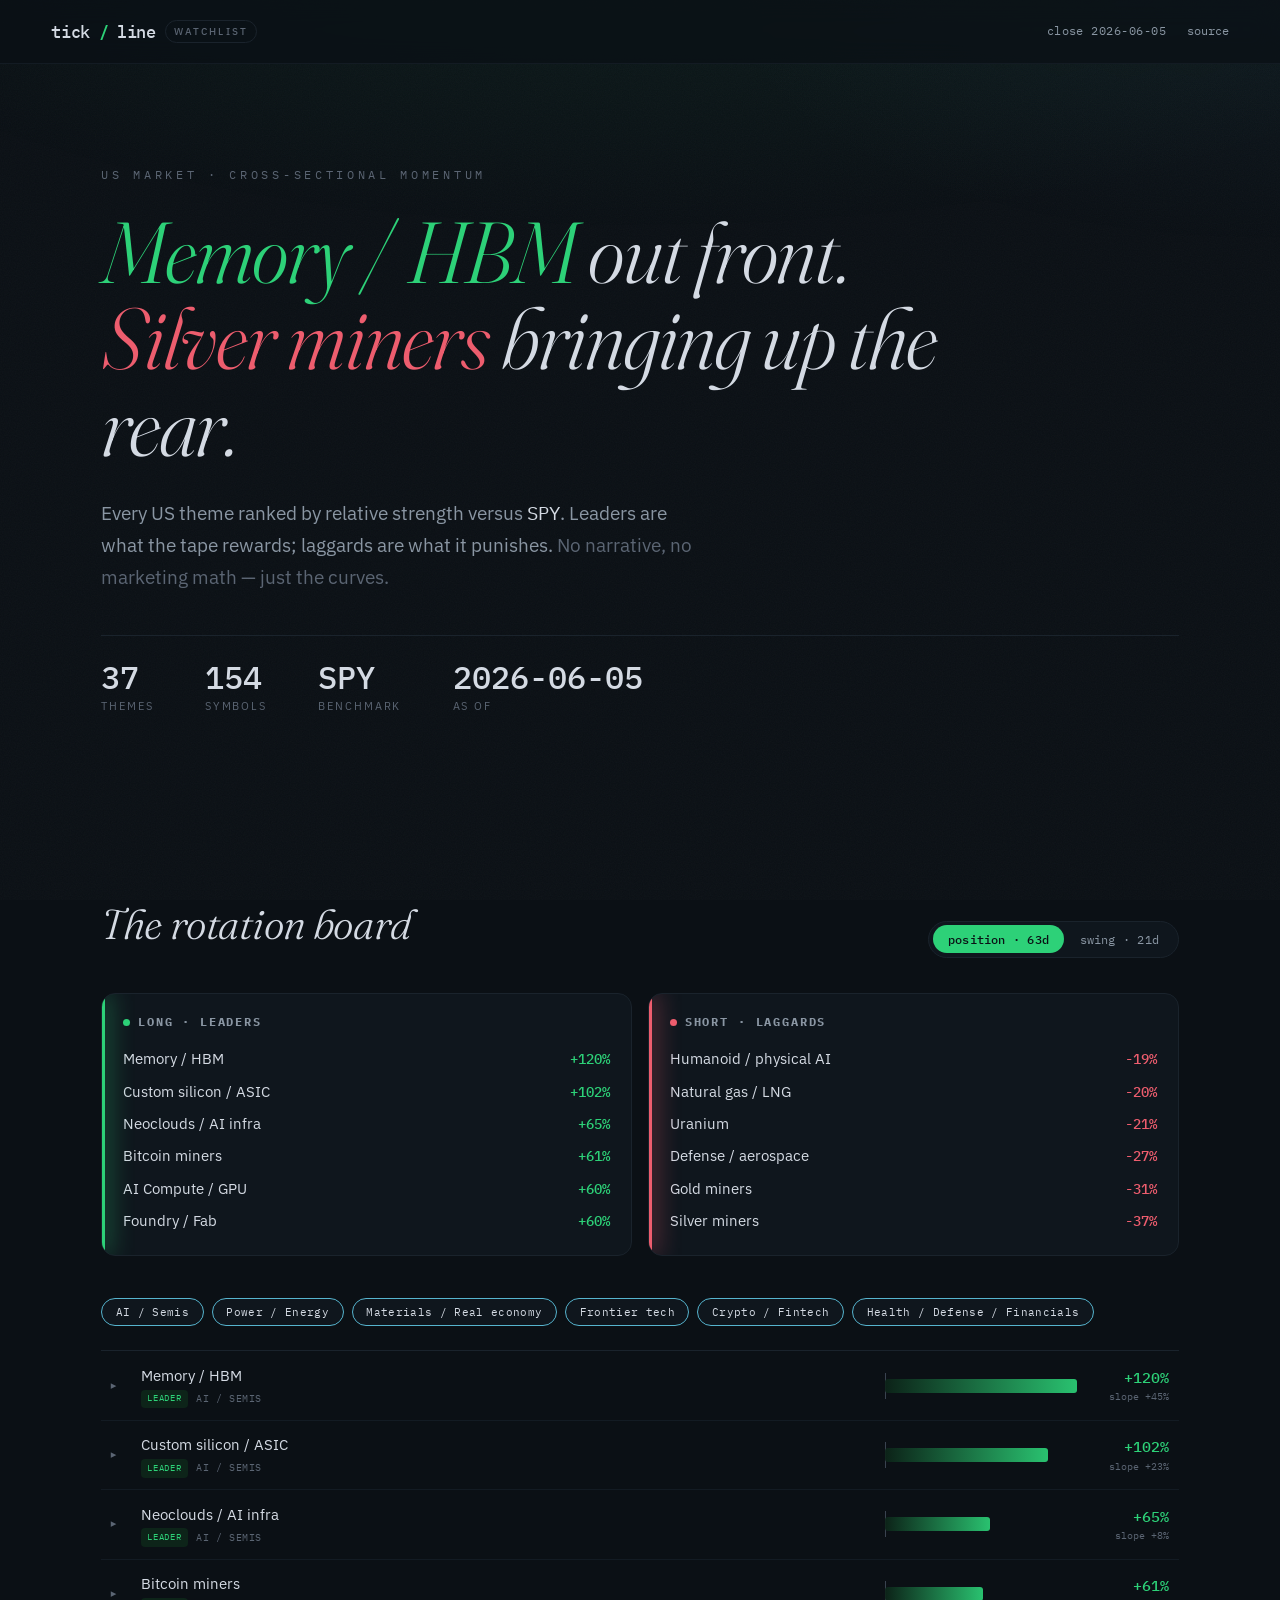
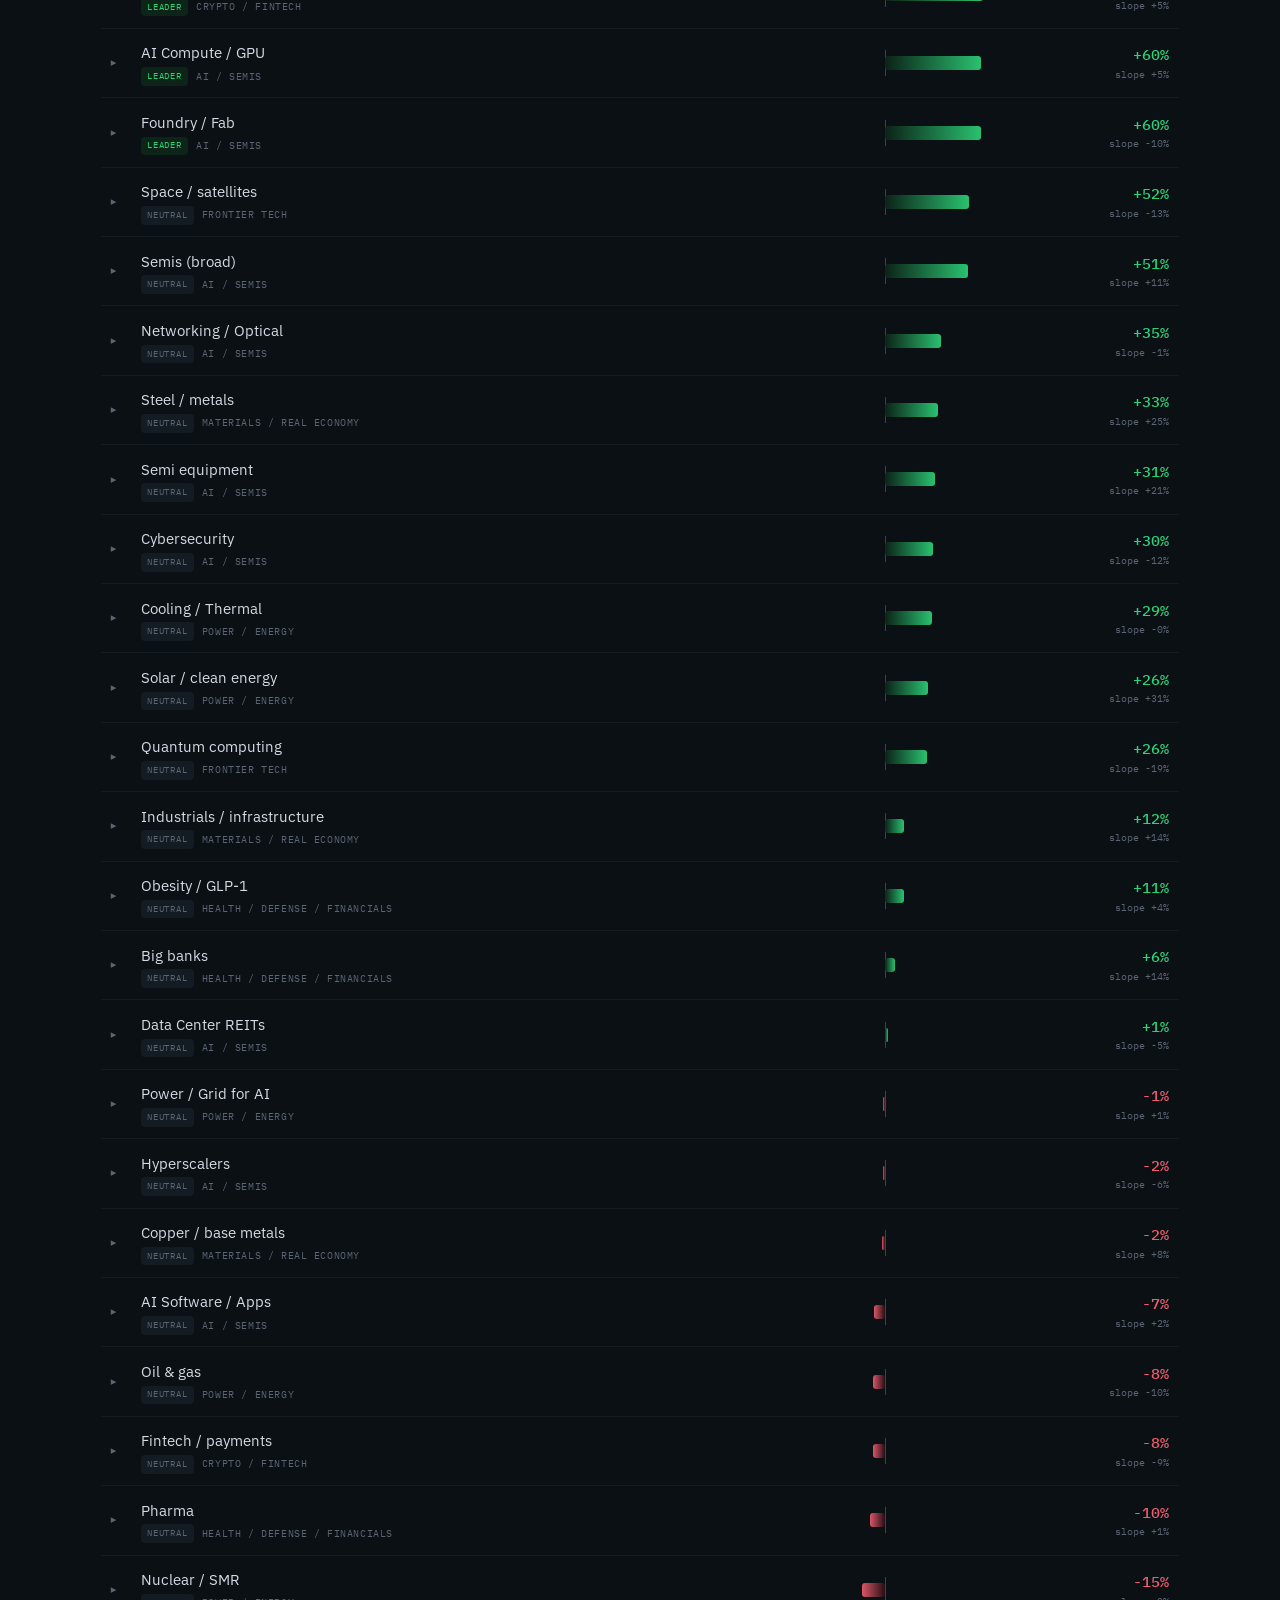
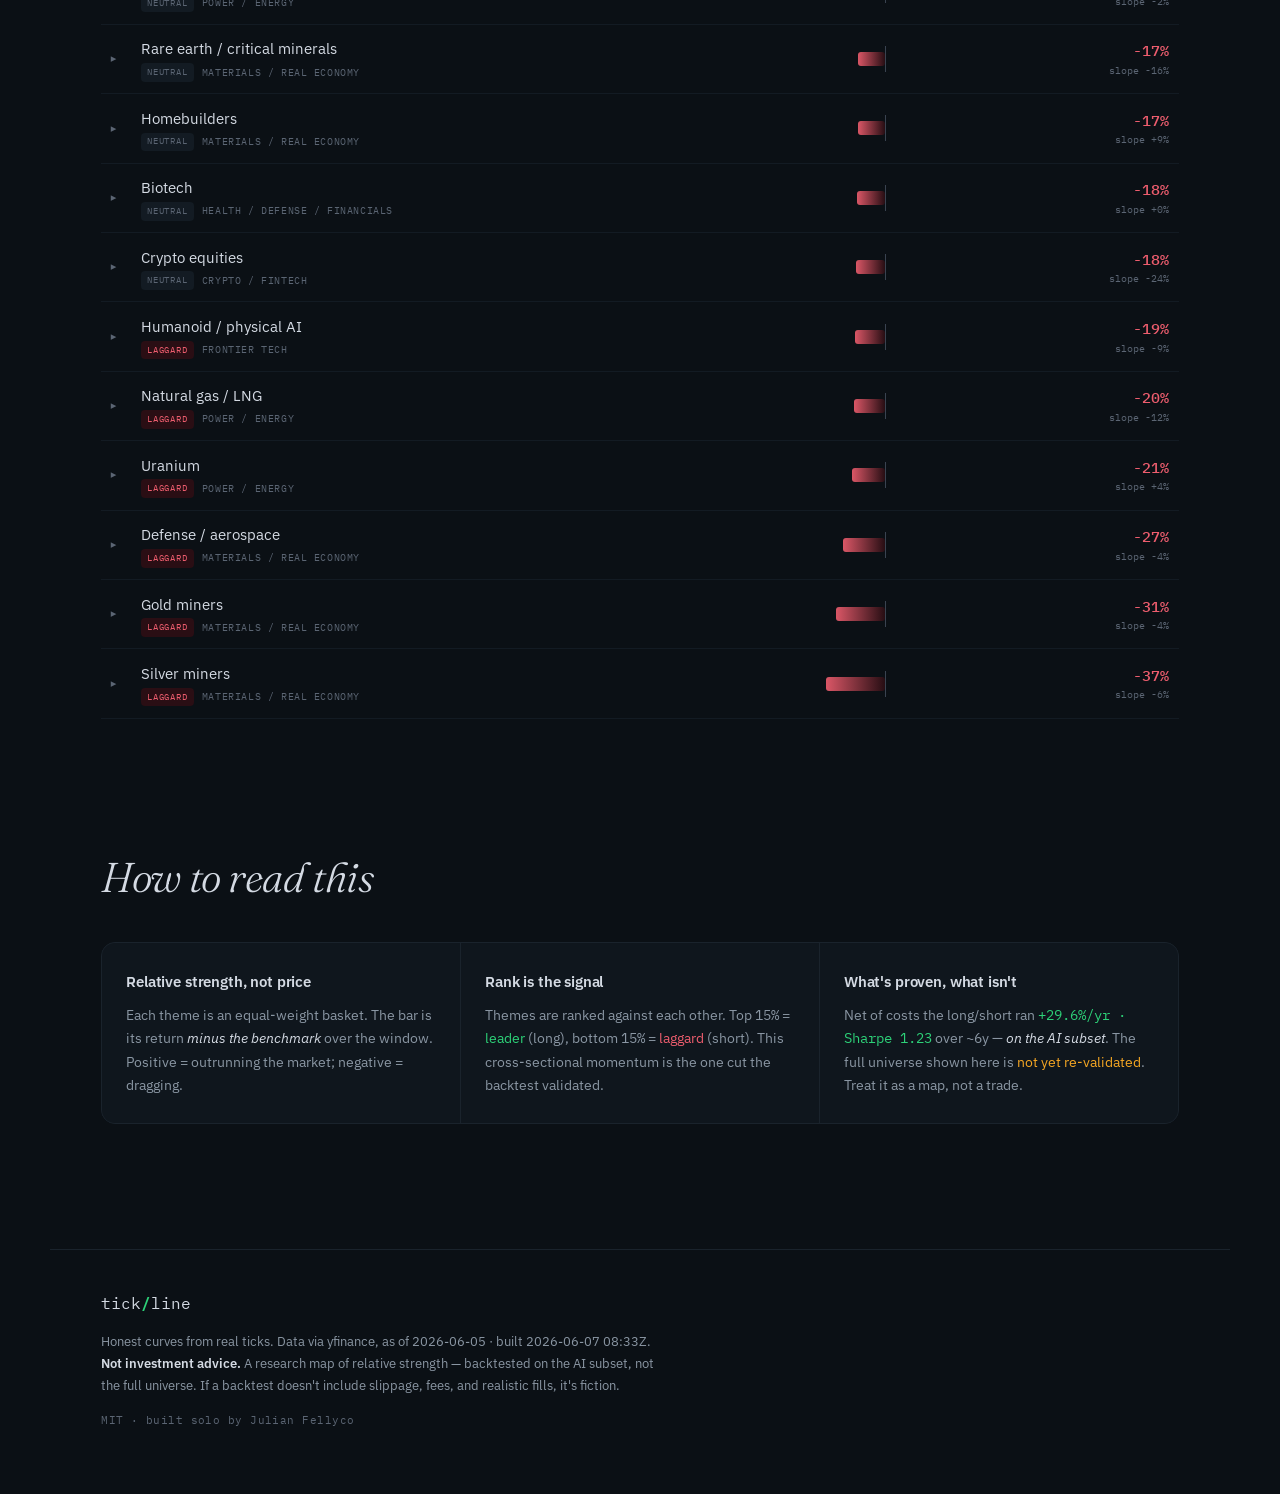
<file: web/index.html>
<!DOCTYPE html>
<html lang="en">
<head>
<meta charset="UTF-8">
<meta name="viewport" content="width=device-width, initial-scale=1.0">
<title>tick/line — US market theme rotation</title>
<meta name="description" content="Cross-sectional momentum across US market themes. Leaders, laggards, and where money is rotating — honest curves from real ticks.">
<meta property="og:title" content="tick/line — theme rotation">
<meta property="og:description" content="Where money is rotating across the US market. Ranked by relative strength, net of marketing math.">
<meta property="og:type" content="website">
<link rel="icon" type="image/svg+xml" href="../assets/favicon.svg">
<link rel="preconnect" href="https://fonts.googleapis.com">
<link rel="preconnect" href="https://fonts.gstatic.com" crossorigin>
<link href="https://fonts.googleapis.com/css2?family=Fraunces:ital,opsz,wght@1,9..144,300;1,9..144,400&family=IBM+Plex+Mono:wght@400;500;600&family=IBM+Plex+Sans:wght@300;400;500;600&display=swap" rel="stylesheet">
<link rel="stylesheet" href="styles.css">
</head>
<body>
<div class="grain" aria-hidden="true"></div>

<header class="topbar">
  <a class="brand" href="#" aria-label="tickline home">
    <span class="brand-tick">tick</span><span class="brand-slash">/</span><span class="brand-line">line</span>
    <span class="brand-tag">watchlist</span>
  </a>
  <nav class="topnav" aria-label="Primary">
    <span class="stamp" id="stamp">—</span>
    <a class="navlink" href="https://github.com/julianfellyco/tickline" rel="noopener">source</a>
  </nav>
</header>

<main>
  <!-- HERO ─────────────────────────────────────────────────────── -->
  <section class="hero" aria-labelledby="hero-h">
    <p class="eyebrow reveal" data-d="1">US MARKET · CROSS-SECTIONAL MOMENTUM</p>
    <h1 class="hero-h reveal" data-d="2" id="hero-h"><span id="regime">Where the money is rotating.</span></h1>
    <p class="hero-sub reveal" data-d="3">
      Every US theme ranked by relative strength versus <span class="mono" id="bench">SPY</span>.
      Leaders are what the tape rewards; laggards are what it punishes.
      <span class="ink-faint">No narrative, no marketing math — just the curves.</span>
    </p>
    <dl class="stat-strip reveal" data-d="4" id="stats" aria-label="Snapshot stats"></dl>
  </section>

  <!-- BOARD ────────────────────────────────────────────────────── -->
  <section class="board" aria-labelledby="board-h">
    <div class="board-head">
      <h2 class="section-h" id="board-h">The rotation board</h2>
      <div class="controls">
        <div class="segmented" role="tablist" aria-label="Tier">
          <button class="seg active" data-tier="slow" role="tab" aria-selected="true">position · 63d</button>
          <button class="seg" data-tier="fast" role="tab" aria-selected="false">swing · 21d</button>
        </div>
      </div>
    </div>

    <!-- long / short books -->
    <div class="books">
      <div class="book book-long">
        <h3 class="book-h"><span class="dot dot-long"></span>LONG · leaders</h3>
        <ul class="book-list" id="leaders"></ul>
      </div>
      <div class="book book-short">
        <h3 class="book-h"><span class="dot dot-short"></span>SHORT · laggards</h3>
        <ul class="book-list" id="laggards"></ul>
      </div>
    </div>

    <!-- group filter -->
    <div class="chips" id="chips" role="group" aria-label="Filter by sector"></div>

    <!-- ranked diverging-bar list -->
    <div class="ranktable" id="ranktable" aria-label="Themes ranked by relative strength"></div>
  </section>

  <!-- METHOD ───────────────────────────────────────────────────── -->
  <section class="method" aria-labelledby="method-h">
    <h2 class="section-h" id="method-h">How to read this</h2>
    <div class="method-grid">
      <article class="note">
        <h3>Relative strength, not price</h3>
        <p>Each theme is an equal-weight basket. The bar is its return <em>minus the benchmark</em> over the window. Positive = outrunning the market; negative = dragging.</p>
      </article>
      <article class="note">
        <h3>Rank is the signal</h3>
        <p>Themes are ranked against each other. Top <span class="mono">15%</span> = <span class="long">leader</span> (long), bottom <span class="mono">15%</span> = <span class="short">laggard</span> (short). This cross-sectional momentum is the one cut the backtest validated.</p>
      </article>
      <article class="note">
        <h3>What's proven, what isn't</h3>
        <p>Net of costs the long/short ran <span class="mono long">+29.6%/yr · Sharpe 1.23</span> over ~6y — <em>on the AI subset</em>. The full universe shown here is <span class="amber">not yet re-validated</span>. Treat it as a map, not a trade.</p>
      </article>
    </div>
  </section>
</main>

<footer class="foot">
  <div class="foot-brand"><span class="brand-tick">tick</span><span class="brand-slash">/</span><span class="brand-line">line</span></div>
  <p class="foot-disclaim">
    Honest curves from real ticks. Data via yfinance, as of <span id="foot-date">—</span>.
    <strong>Not investment advice.</strong> A research map of relative strength — backtested on the AI
    subset, not the full universe. If a backtest doesn't include slippage, fees, and realistic fills, it's fiction.
  </p>
  <p class="foot-meta mono">MIT · built solo by Julian Fellyco</p>
</footer>

<script src="data.js"></script>
<script src="app.js"></script>
</body>
</html>
</file>
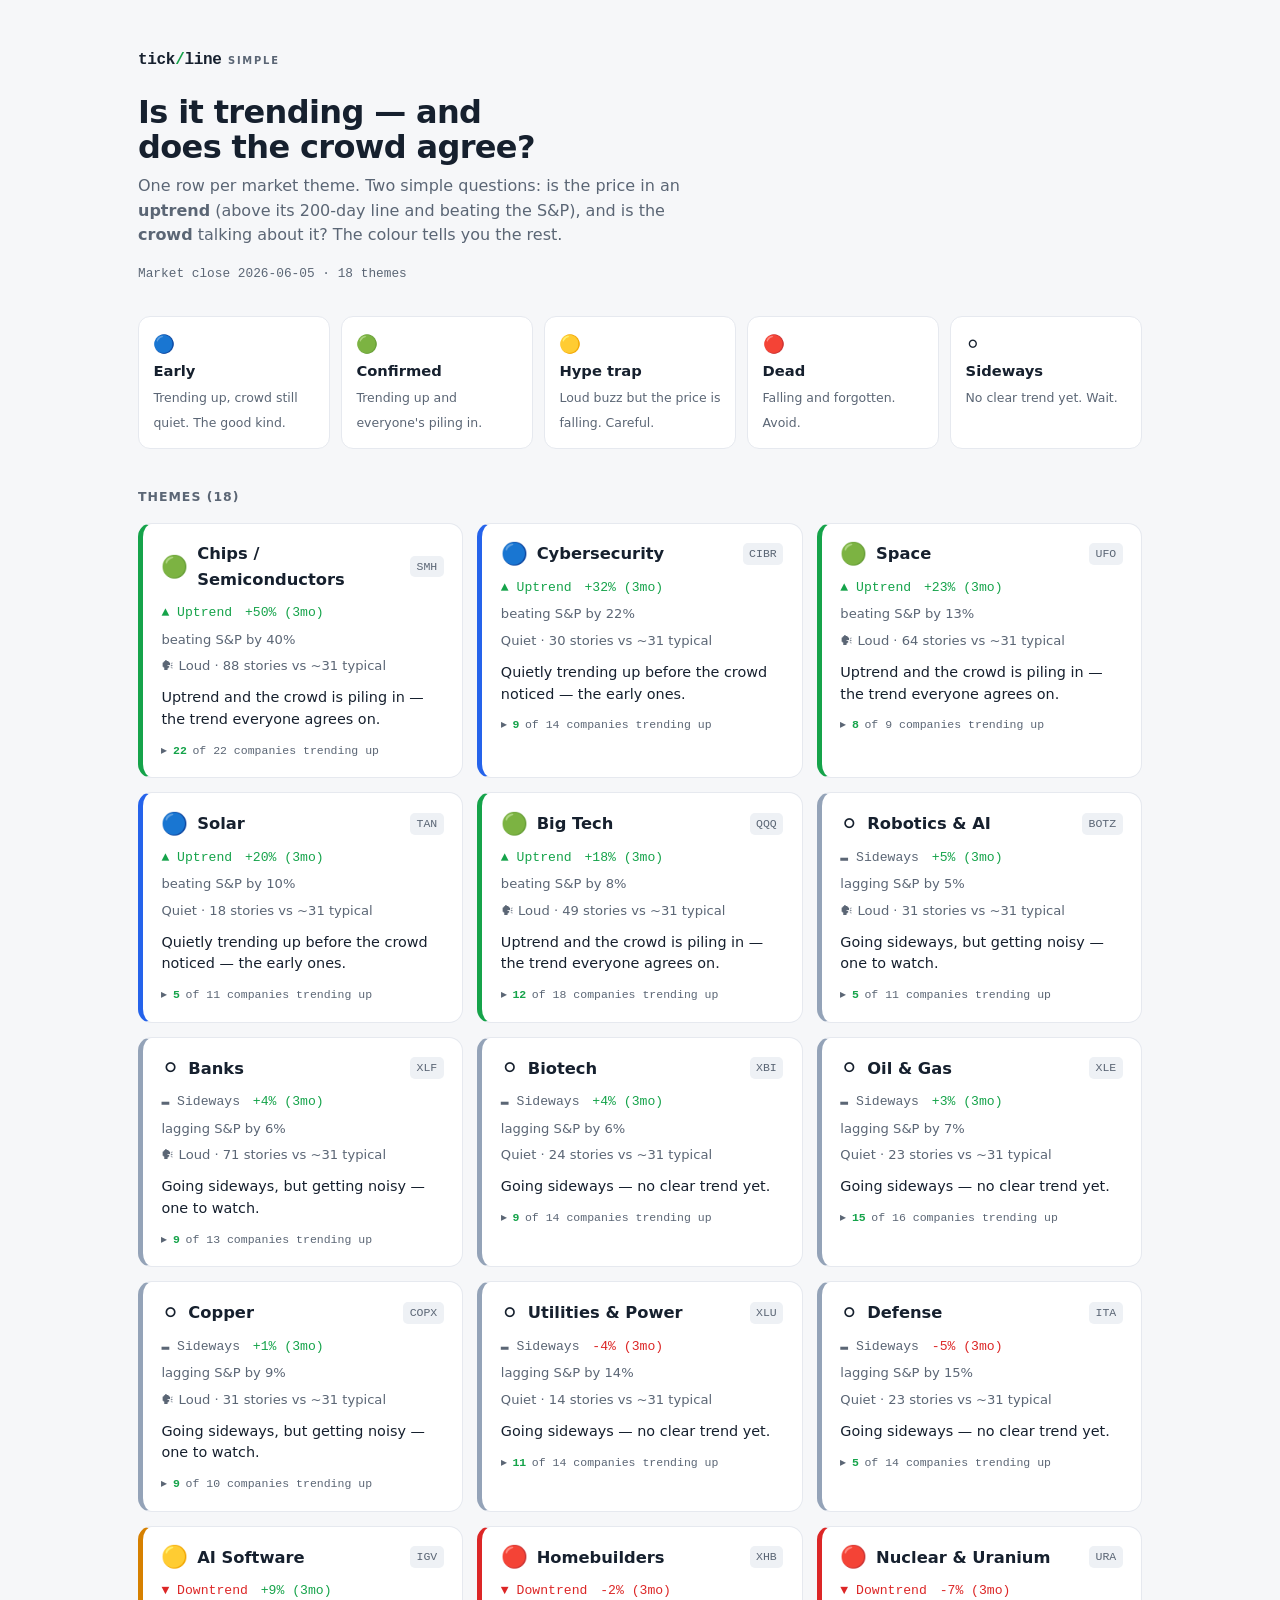
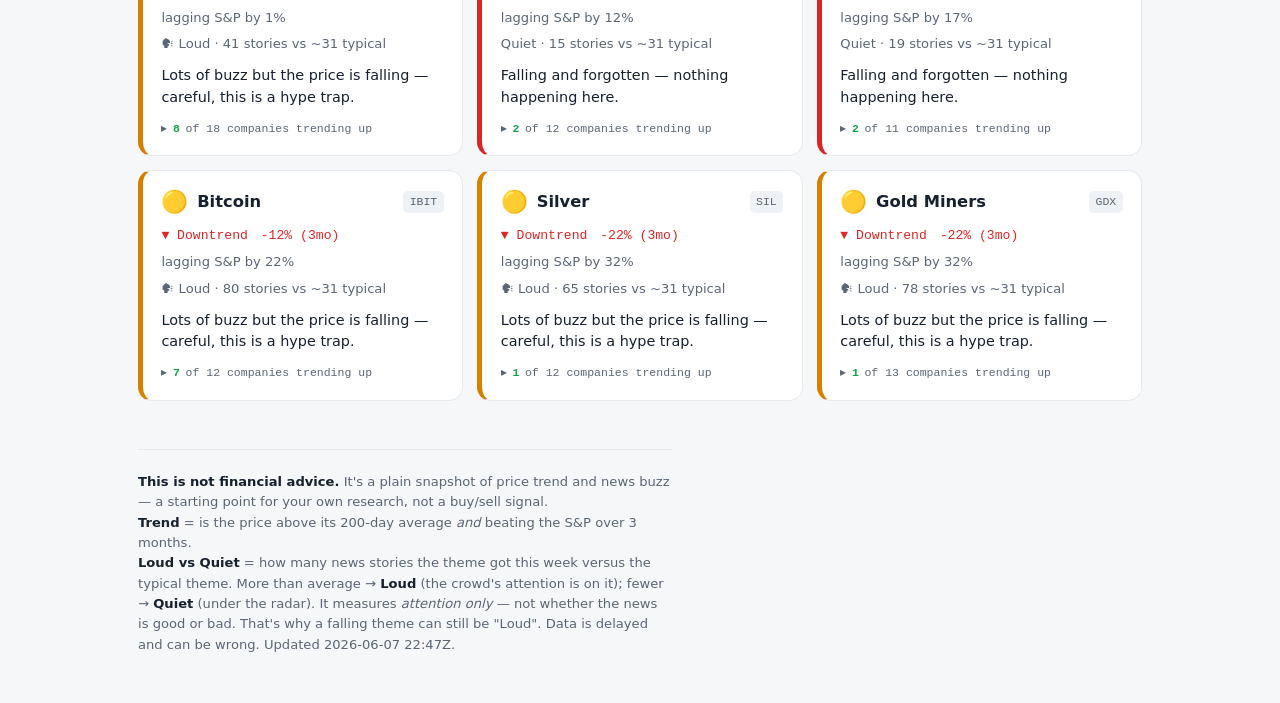
<file: web/simple/index.html>
<!DOCTYPE html>
<html lang="en">
<head>
<meta charset="UTF-8">
<meta name="viewport" content="width=device-width, initial-scale=1.0">
<title>tick/line · simple — is it trending?</title>
<meta name="description" content="A dead-simple board: for each market theme, is the price trending up, and is the crowd paying attention? Green means go, red means avoid.">
<link rel="icon" type="image/svg+xml" href="../../assets/favicon.svg">
<style>
  :root{
    --bg:#f6f7f9; --card:#ffffff; --ink:#16202e; --ink-dim:#5b6675; --line:#e6e9ef;
    --green:#15a34a; --blue:#2563eb; --amber:#d68000; --red:#dc2626; --grey:#94a3b8;
    --green-t:#e9f8ee; --blue-t:#e8f0fe; --amber-t:#fdf2e0; --red-t:#fdeaea; --grey-t:#eef1f5;
    --mono:'SF Mono',ui-monospace,'IBM Plex Mono',monospace;
    --sans:'Inter',system-ui,-apple-system,'Segoe UI',sans-serif;
  }
  *{margin:0;padding:0;box-sizing:border-box}
  html{overflow-x:hidden}
  body{background:var(--bg);color:var(--ink);font-family:var(--sans);line-height:1.55;
    -webkit-font-smoothing:antialiased;overflow-x:hidden}
  .wrap{max-width:1100px;margin:0 auto;padding:clamp(1.25rem,4vw,3rem)}

  /* header */
  .brand{font-family:var(--mono);font-weight:600;font-size:1rem;letter-spacing:-.02em}
  .brand .s{color:var(--green)} .brand .tag{color:var(--ink-dim);font-family:var(--sans);
    font-size:.62rem;letter-spacing:.18em;text-transform:uppercase;margin-left:.4rem}
  h1{font-size:clamp(1.8rem,1.2rem+2.6vw,3rem);line-height:1.08;letter-spacing:-.02em;
    margin:1.4rem 0 .6rem;max-width:18ch}
  .lede{font-size:clamp(1rem,.95rem+.3vw,1.15rem);color:var(--ink-dim);max-width:54ch}
  .stamp{font-family:var(--mono);font-size:.8rem;color:var(--ink-dim);margin-top:1rem}

  /* legend */
  .legend{display:grid;grid-template-columns:repeat(auto-fit,minmax(170px,1fr));gap:.7rem;
    margin:2rem 0 2.4rem}
  .leg{background:var(--card);border:1px solid var(--line);border-radius:12px;padding:.85rem .9rem}
  .leg b{display:block;font-size:.92rem;margin:.1rem 0 .15rem}
  .leg small{color:var(--ink-dim);font-size:.78rem}
  .leg .dot{font-size:1.1rem}

  /* grid */
  h2{font-size:1.05rem;font-weight:600;margin:0 0 1rem;color:var(--ink-dim);
    text-transform:uppercase;letter-spacing:.08em;font-size:.78rem}
  .grid{display:grid;grid-template-columns:repeat(auto-fill,minmax(min(300px,100%),1fr));gap:.9rem}
  .legend{display:grid}
  .card{background:var(--card);border:1px solid var(--line);border-radius:14px;padding:1.1rem 1.15rem;
    border-left:5px solid var(--grey);transition:transform .15s ease,box-shadow .15s ease}
  .card:hover{transform:translateY(-2px);box-shadow:0 8px 24px rgba(20,32,46,.08)}
  .card.green{border-left-color:var(--green)} .card.blue{border-left-color:var(--blue)}
  .card.amber{border-left-color:var(--amber)} .card.red{border-left-color:var(--red)}
  .card.grey{border-left-color:var(--grey)}
  .chead{display:flex;align-items:center;gap:.55rem;margin-bottom:.7rem}
  .chead .em{font-size:1.35rem;line-height:1}
  .chead h3{font-size:1.02rem;font-weight:600;flex:1}
  .chead .etf{font-family:var(--mono);font-size:.72rem;color:var(--ink-dim);
    background:var(--grey-t);padding:.12rem .4rem;border-radius:5px}
  .metrics{display:flex;flex-wrap:wrap;gap:.4rem .8rem;margin-bottom:.65rem;font-size:.82rem}
  .badge{font-family:var(--mono);font-weight:500}
  .up{color:var(--green)} .down{color:var(--red)} .side{color:var(--ink-dim)}
  .metrics .dim{color:var(--ink-dim)}
  .verdict{font-size:.9rem;color:var(--ink);line-height:1.5;overflow-wrap:anywhere}
  .lede,.leg small{overflow-wrap:anywhere}

  footer{margin-top:3rem;padding-top:1.4rem;border-top:1px solid var(--line);
    color:var(--ink-dim);font-size:.82rem;max-width:64ch}
  footer b{color:var(--ink)}
  @media (max-width:520px){
    .wrap{padding:1.25rem 1rem}
    .grid{grid-template-columns:1fr}.legend{grid-template-columns:1fr}
  }

  /* category drill-down: the companies inside */
  .card.clickable{cursor:pointer}
  .card-foot{margin-top:.7rem;font-family:var(--mono);font-size:.72rem;color:var(--ink-dim);
    display:flex;align-items:center;gap:.35rem}
  .caret{display:inline-block;transition:transform .2s ease;color:var(--ink-dim)}
  .card.open .caret{transform:rotate(90deg);color:var(--green)}
  .card-stocks{max-height:0;overflow:hidden;opacity:0;display:flex;flex-wrap:wrap;gap:.4rem;
    transition:max-height .3s ease,opacity .25s,margin .3s ease}
  .card.open .card-stocks{max-height:220px;opacity:1;margin-top:.75rem}
  .stk-chip{font-family:var(--mono);font-size:.72rem;font-weight:500;color:var(--ink);
    text-decoration:none;background:#eef1f6;border:1px solid var(--line);border-radius:6px;
    padding:.2rem .45rem;display:inline-flex;align-items:center;transition:border-color .15s,background .15s}
  .stk-chip:hover{border-color:var(--ink-dim);background:#fff}
  .stk-dot{width:6px;height:6px;border-radius:50%;margin-right:5px;display:inline-block}
  .stk-up{background:var(--green)} .stk-down{background:var(--red)} .stk-flat{background:var(--grey)}
  .stk-ret{margin-left:5px;font-size:.66rem;font-weight:600;opacity:.85}
  .stk-ret.up{color:var(--green)} .stk-ret.down{color:var(--red)}
  .card-foot .up{color:var(--green);font-weight:600}

  /* company briefing modal */
  .modal-overlay{position:fixed;inset:0;z-index:50;background:rgba(20,32,46,.55);
    -webkit-backdrop-filter:blur(3px);backdrop-filter:blur(3px);
    display:flex;align-items:flex-start;justify-content:center;padding:5vh 1rem;overflow-y:auto}
  .modal-overlay[hidden]{display:none}
  .modal{background:var(--card);border-radius:16px;max-width:560px;width:100%;
    padding:1.6rem 1.7rem 1.9rem;position:relative;box-shadow:0 20px 60px rgba(20,32,46,.3)}
  .modal-x{position:absolute;top:.8rem;right:1rem;background:none;border:0;font-size:1.5rem;
    line-height:1;color:var(--ink-dim);cursor:pointer}
  .modal-x:hover{color:var(--ink)}
  .md-head{display:flex;justify-content:space-between;align-items:flex-start;gap:1rem;
    border-bottom:1px solid var(--line);padding-bottom:1rem}
  .md-head h2{font-size:1.2rem;line-height:1.2}
  .md-tk{font-family:var(--mono);font-size:.76rem;color:var(--ink-dim);font-weight:500}
  .md-sub{font-size:.8rem;color:var(--ink-dim);margin-top:.25rem}
  .md-price{font-family:var(--mono);font-size:1.35rem;font-weight:600;white-space:nowrap;
    display:flex;align-items:center;gap:.4rem}
  .md-sec{margin-top:1.1rem}
  .md-sec h3{font-size:.7rem;letter-spacing:.1em;text-transform:uppercase;color:var(--ink-dim);margin-bottom:.55rem}
  .md-row{display:flex;align-items:center;gap:.6rem;flex-wrap:wrap;margin-bottom:.3rem;font-size:.92rem}
  .md-rate{font-weight:600;padding:.15rem .55rem;border-radius:999px;font-size:.8rem}
  .rate-strong_buy,.rate-buy,.rate-outperform{background:var(--green-t);color:var(--green)}
  .rate-hold,.rate-na{background:#eef1f5;color:var(--ink-dim)}
  .rate-sell,.rate-strong_sell,.rate-underperform{background:var(--red-t);color:var(--red)}
  .md-dim{color:var(--ink-dim);font-size:.82rem}
  .md-grid{display:grid;grid-template-columns:repeat(4,1fr);gap:.6rem}
  .md-rets{grid-template-columns:repeat(3,1fr)}
  .md-metric{background:#f6f7f9;border:1px solid var(--line);border-radius:8px;padding:.5rem .55rem}
  .md-mlabel{font-size:.62rem;color:var(--ink-dim);text-transform:uppercase;letter-spacing:.04em}
  .md-mval{font-family:var(--mono);font-weight:600;font-size:.9rem;margin-top:.15rem}
  .md-52{display:flex;align-items:center;gap:.6rem;font-family:var(--mono);font-size:.72rem}
  .md-bar{flex:1;height:6px;border-radius:3px;position:relative;
    background:linear-gradient(90deg,var(--red),var(--amber),var(--green))}
  .md-bar span{position:absolute;top:-3px;width:12px;height:12px;border-radius:50%;
    background:var(--ink);border:2px solid var(--card);transform:translateX(-50%)}
  .md-center{text-align:center;margin:.15rem 0 .6rem;font-size:.7rem}
  .md-trust{font-weight:400;color:var(--ink-dim);text-transform:none;letter-spacing:0}
  .md-tone{font-weight:600;padding:.1rem .45rem;border-radius:999px;font-size:.66rem;text-transform:none;letter-spacing:0}
  .tone-positive{background:var(--green-t);color:var(--green)}
  .tone-negative{background:var(--red-t);color:var(--red)}
  .tone-mixed{background:#eef1f5;color:var(--ink-dim)}
  .md-news{list-style:none;display:flex;flex-direction:column;gap:.5rem}
  .md-news li{font-size:.86rem;line-height:1.45;color:var(--ink)}
  .md-nsrc{font-family:var(--mono);font-size:.66rem;font-weight:600;color:var(--blue);
    background:var(--blue-t);padding:.1rem .4rem;border-radius:5px;margin-right:.4rem;white-space:nowrap}
  .md-summary{font-size:.86rem;line-height:1.6;color:var(--ink-dim)}
  .md-link{display:inline-block;margin-top:1.1rem;font-size:.82rem;color:var(--blue);text-decoration:none}
  .md-link:hover{text-decoration:underline}
  @media (max-width:520px){.md-grid{grid-template-columns:repeat(2,1fr)}.md-head{flex-direction:column}}
</style>
</head>
<body>
<div class="wrap">
  <header>
    <div class="brand">tick<span class="s">/</span>line<span class="tag">simple</span></div>
    <h1>Is it trending — and does the crowd agree?</h1>
    <p class="lede">One row per market theme. Two simple questions: is the price in an
      <b>uptrend</b> (above its 200-day line and beating the S&amp;P), and is the
      <b>crowd</b> talking about it? The colour tells you the rest.</p>
    <p class="stamp" id="stamp">—</p>
  </header>

  <section class="legend" aria-label="What the colours mean">
    <div class="leg"><span class="dot">🔵</span><b>Early</b><small>Trending up, crowd still quiet. The good kind.</small></div>
    <div class="leg"><span class="dot">🟢</span><b>Confirmed</b><small>Trending up and everyone's piling in.</small></div>
    <div class="leg"><span class="dot">🟡</span><b>Hype trap</b><small>Loud buzz but the price is falling. Careful.</small></div>
    <div class="leg"><span class="dot">🔴</span><b>Dead</b><small>Falling and forgotten. Avoid.</small></div>
    <div class="leg"><span class="dot">⚪</span><b>Sideways</b><small>No clear trend yet. Wait.</small></div>
  </section>

  <h2 id="count">Themes</h2>
  <div class="grid" id="grid"></div>

  <footer>
    <b>This is not financial advice.</b> It's a plain snapshot of price trend and news buzz —
    a starting point for your own research, not a buy/sell signal.
    <br><b>Trend</b> = is the price above its 200-day average <em>and</em> beating the S&amp;P over 3 months.
    <br><b>Loud vs Quiet</b> = how many news stories the theme got this week versus the typical theme.
    More than average → <b>Loud</b> (the crowd's attention is on it); fewer → <b>Quiet</b> (under the radar).
    It measures <em>attention only</em> — not whether the news is good or bad. That's why a falling theme
    can still be "Loud". Data is delayed and can be wrong. <span id="foot"></span>
  </footer>
</div>
<script src="data.js"></script>
<script src="app.js"></script>
</body>
</html>
</file>
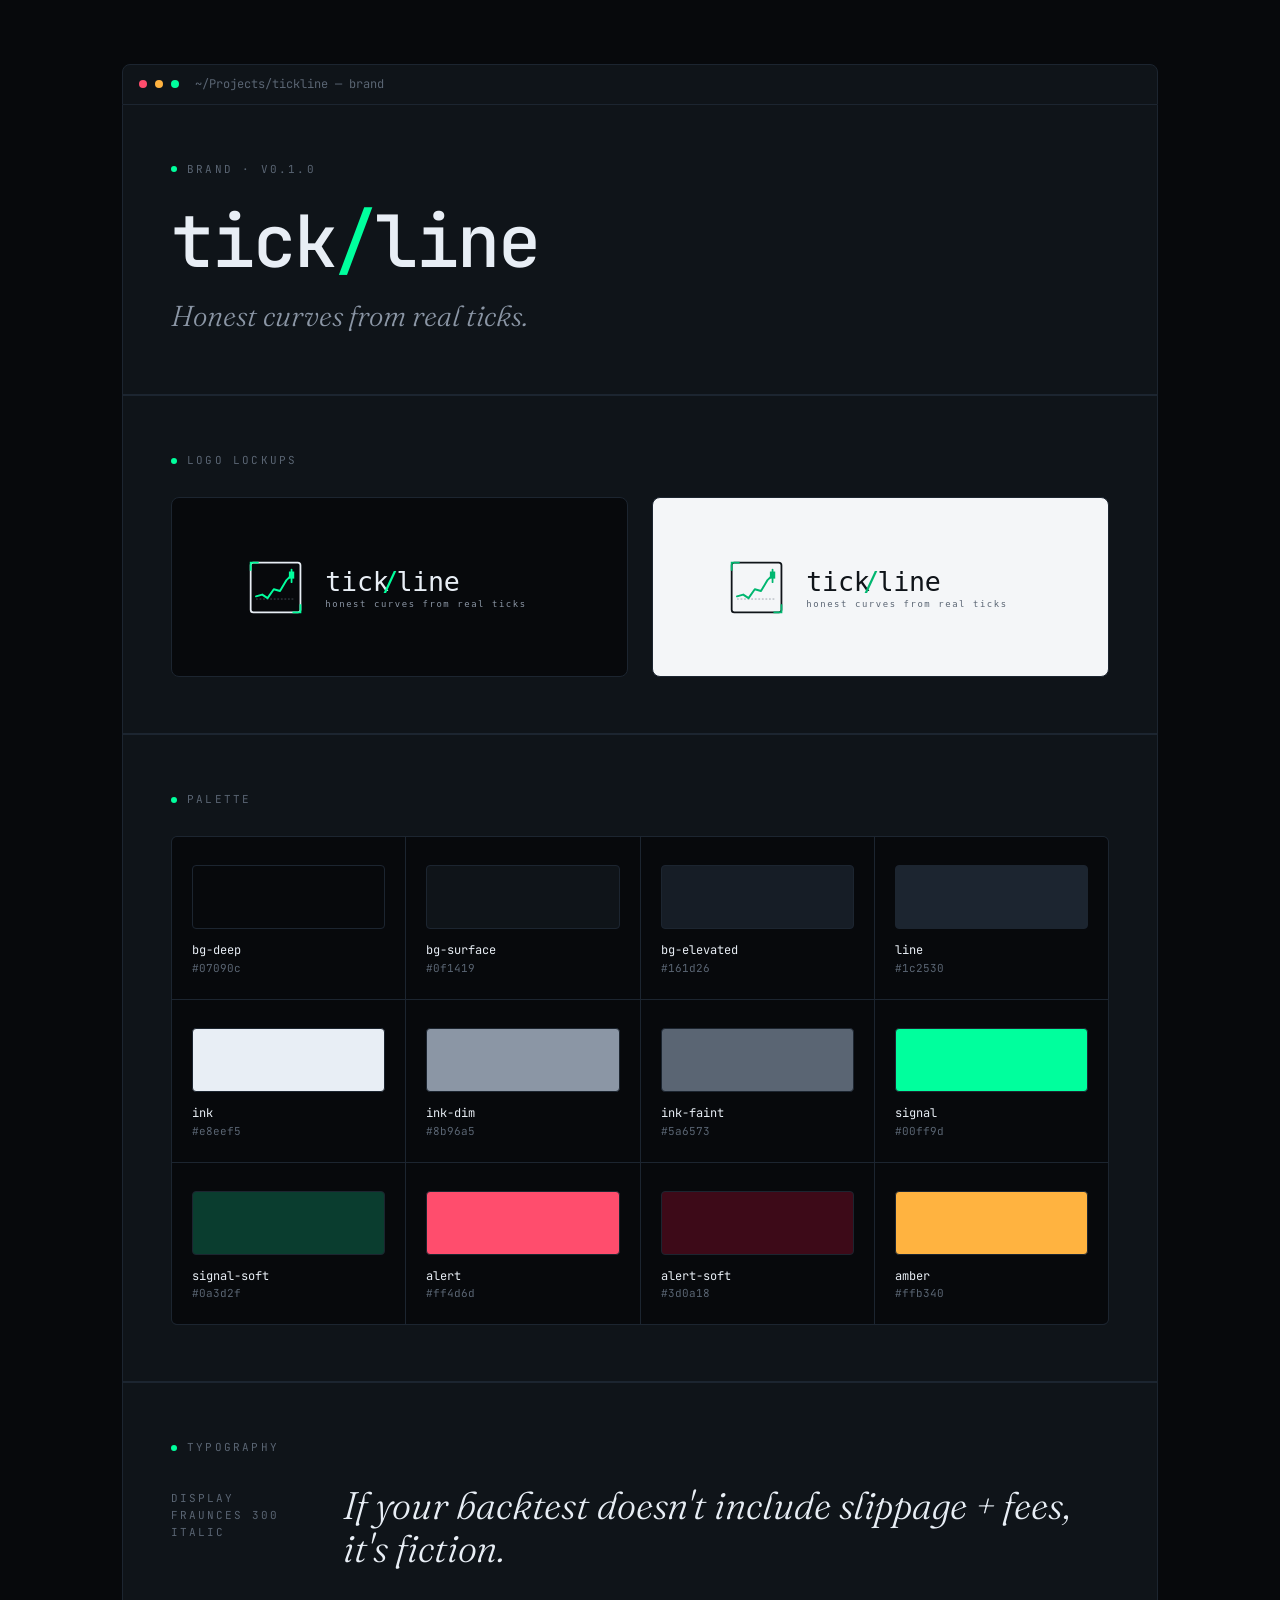
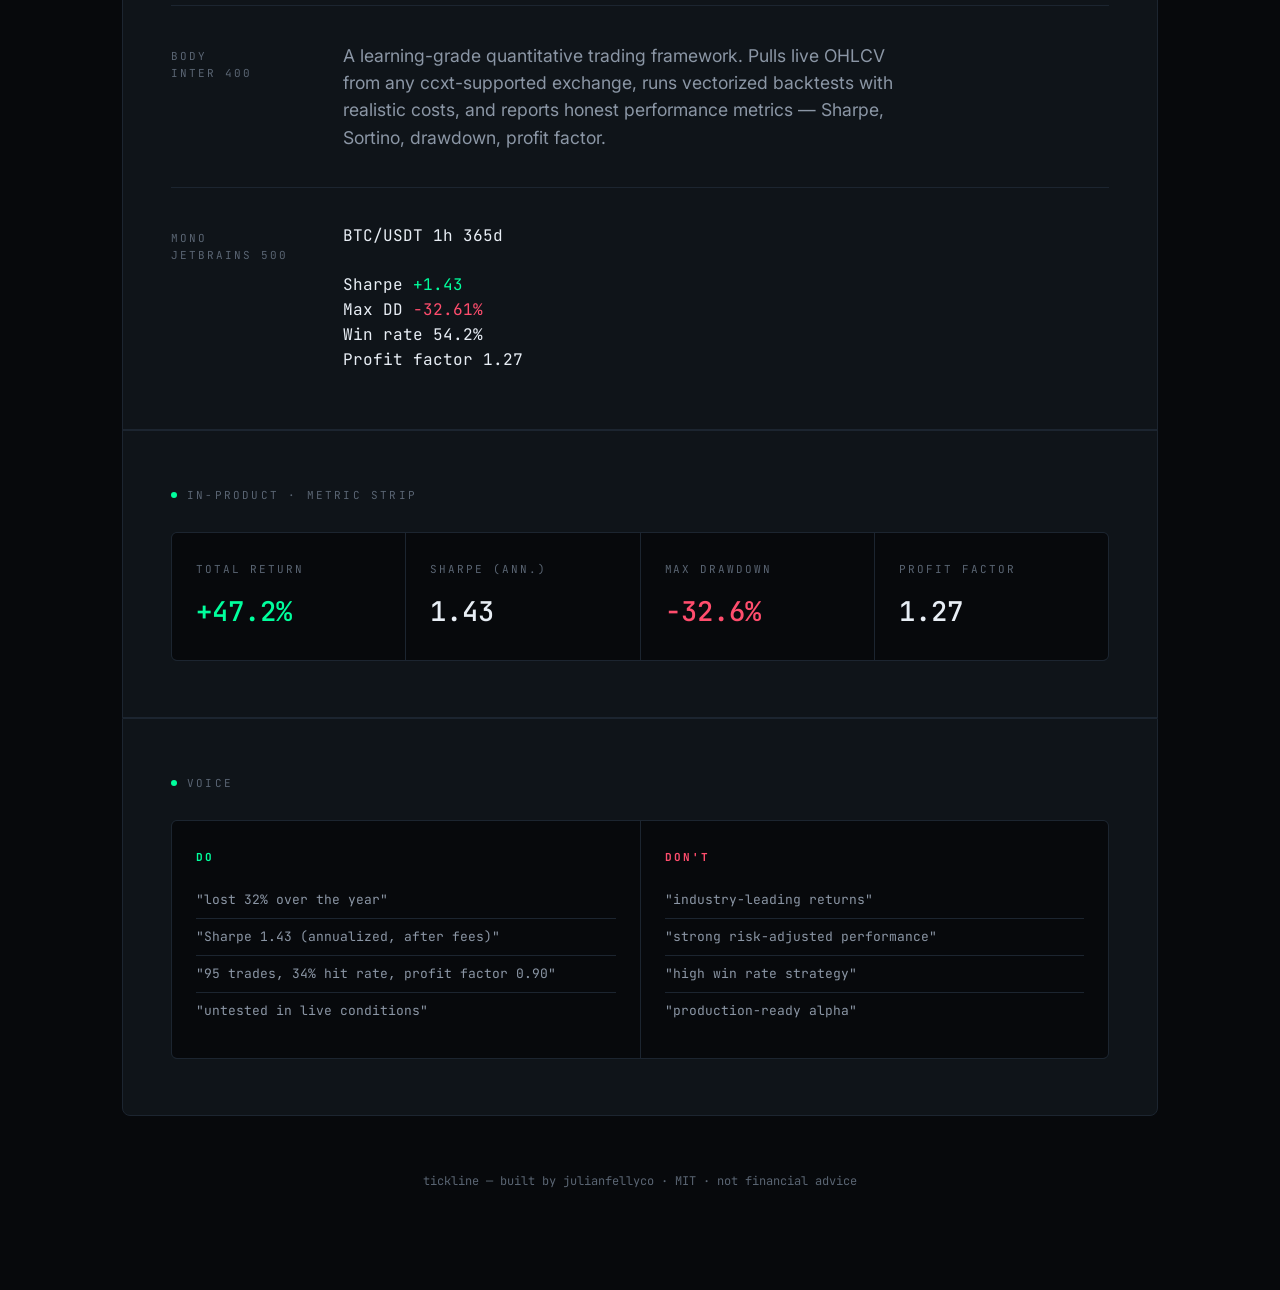
<file: assets/brand-preview.html>
<!DOCTYPE html>
<html lang="en">
<head>
<meta charset="UTF-8">
<meta name="viewport" content="width=device-width, initial-scale=1.0">
<title>tick/line — brand preview</title>
<link rel="icon" type="image/svg+xml" href="favicon.svg">
<link rel="preconnect" href="https://fonts.googleapis.com">
<link rel="preconnect" href="https://fonts.gstatic.com" crossorigin>
<link href="https://fonts.googleapis.com/css2?family=Fraunces:ital,wght@0,300;1,300&family=Inter:wght@400;500;600&family=JetBrains+Mono:wght@400;500&display=swap" rel="stylesheet">
<style>
  :root {
    --bg-deep: #07090c;
    --bg-surface: #0f1419;
    --bg-elevated: #161d26;
    --line: #1c2530;
    --ink: #e8eef5;
    --ink-dim: #8b96a5;
    --ink-faint: #5a6573;
    --signal: #00ff9d;
    --signal-soft: #0a3d2f;
    --alert: #ff4d6d;
    --alert-soft: #3d0a18;
    --amber: #ffb340;
    --serif: 'Fraunces', Georgia, serif;
    --sans: 'Inter', system-ui, sans-serif;
    --mono: 'JetBrains Mono', ui-monospace, monospace;
  }
  * { margin: 0; padding: 0; box-sizing: border-box; }
  body {
    background: var(--bg-deep);
    color: var(--ink);
    font-family: var(--sans);
    font-weight: 400;
    line-height: 1.55;
    -webkit-font-smoothing: antialiased;
    padding: 64px 0 100px;
  }
  .wrap { max-width: 1100px; margin: 0 auto; padding: 0 32px; }

  /* terminal header */
  .term-bar {
    border: 1px solid var(--line);
    background: var(--bg-surface);
    padding: 10px 16px;
    border-radius: 8px 8px 0 0;
    font-family: var(--mono);
    font-size: 12px;
    color: var(--ink-faint);
    display: flex;
    gap: 8px;
    align-items: center;
  }
  .term-bar .dot { width: 8px; height: 8px; border-radius: 50%; }
  .term-bar .dot.r { background: #ff4d6d; }
  .term-bar .dot.y { background: #ffb340; }
  .term-bar .dot.g { background: #00ff9d; }
  .term-bar .path { margin-left: 8px; }

  /* sections */
  section {
    border: 1px solid var(--line);
    border-top: none;
    padding: 56px 48px;
    background: var(--bg-surface);
  }
  section + section { border-top: 1px solid var(--line); margin-top: 0; }
  section:last-of-type { border-radius: 0 0 8px 8px; }

  .label {
    font-family: var(--mono);
    font-size: 11px;
    text-transform: uppercase;
    letter-spacing: 0.2em;
    color: var(--ink-faint);
    margin-bottom: 28px;
    display: flex;
    gap: 10px;
    align-items: center;
  }
  .label::before {
    content: '';
    width: 6px;
    height: 6px;
    background: var(--signal);
    border-radius: 50%;
  }

  h1 {
    font-family: var(--mono);
    font-weight: 500;
    font-size: clamp(2.4rem, 6vw, 4.5rem);
    letter-spacing: -0.03em;
    line-height: 1;
  }
  h1 .slash { color: var(--signal); }
  .tagline {
    font-family: var(--serif);
    font-style: italic;
    font-weight: 300;
    font-size: clamp(1.3rem, 2.5vw, 1.8rem);
    color: var(--ink-dim);
    margin-top: 16px;
    max-width: 560px;
  }

  /* logo lockups */
  .lockups { display: grid; grid-template-columns: 1fr 1fr; gap: 24px; }
  @media (max-width: 760px) { .lockups { grid-template-columns: 1fr; } }
  .lockup {
    border: 1px solid var(--line);
    border-radius: 8px;
    padding: 40px;
    display: flex;
    align-items: center;
    justify-content: center;
    min-height: 180px;
  }
  .lockup.dark { background: var(--bg-deep); }
  .lockup.light { background: #f4f6f8; }
  .lockup img { width: 100%; max-width: 320px; height: auto; }

  /* palette */
  .swatches { display: grid; grid-template-columns: repeat(4, 1fr); gap: 1px; background: var(--line); border: 1px solid var(--line); border-radius: 6px; overflow: hidden; }
  @media (max-width: 640px) { .swatches { grid-template-columns: repeat(2, 1fr); } }
  .sw {
    background: var(--bg-deep);
    padding: 28px 20px 22px;
    display: flex;
    flex-direction: column;
    gap: 12px;
  }
  .sw .chip { width: 100%; height: 64px; border-radius: 4px; border: 1px solid var(--line); }
  .sw .name { font-family: var(--mono); font-size: 12px; color: var(--ink); }
  .sw .hex { font-family: var(--mono); font-size: 11px; color: var(--ink-faint); }

  /* typography sample */
  .type-grid { display: grid; grid-template-columns: 140px 1fr; gap: 32px; }
  @media (max-width: 640px) { .type-grid { grid-template-columns: 1fr; gap: 8px; } }
  .type-grid + .type-grid { margin-top: 36px; padding-top: 36px; border-top: 1px solid var(--line); }
  .type-role { font-family: var(--mono); font-size: 11px; text-transform: uppercase; letter-spacing: 0.18em; color: var(--ink-faint); padding-top: 6px; }
  .type-sample-display { font-family: var(--serif); font-style: italic; font-weight: 300; font-size: 2.4rem; line-height: 1.1; color: var(--ink); }
  .type-sample-body { font-family: var(--sans); font-weight: 400; font-size: 1.1rem; color: var(--ink-dim); max-width: 560px; }
  .type-sample-mono { font-family: var(--mono); font-size: 1rem; color: var(--ink); }
  .type-sample-mono .pos { color: var(--signal); }
  .type-sample-mono .neg { color: var(--alert); }

  /* metric demo */
  .metrics {
    display: grid;
    grid-template-columns: repeat(4, 1fr);
    gap: 1px;
    background: var(--line);
    border: 1px solid var(--line);
    border-radius: 6px;
    overflow: hidden;
  }
  @media (max-width: 640px) { .metrics { grid-template-columns: repeat(2, 1fr); } }
  .metric { background: var(--bg-deep); padding: 28px 24px; }
  .metric .k { font-family: var(--mono); font-size: 11px; text-transform: uppercase; letter-spacing: 0.18em; color: var(--ink-faint); margin-bottom: 12px; }
  .metric .v { font-family: var(--mono); font-size: 1.7rem; font-weight: 500; color: var(--ink); }
  .metric .v.pos { color: var(--signal); }
  .metric .v.neg { color: var(--alert); }

  /* voice do/dont */
  .voice { display: grid; grid-template-columns: 1fr 1fr; gap: 1px; background: var(--line); border: 1px solid var(--line); border-radius: 6px; overflow: hidden; }
  @media (max-width: 640px) { .voice { grid-template-columns: 1fr; } }
  .voice .col { background: var(--bg-deep); padding: 28px 24px; }
  .voice h4 { font-family: var(--mono); font-size: 11px; text-transform: uppercase; letter-spacing: 0.2em; margin-bottom: 16px; }
  .voice h4.do { color: var(--signal); }
  .voice h4.dont { color: var(--alert); }
  .voice ul { list-style: none; }
  .voice li { font-family: var(--mono); font-size: 13px; color: var(--ink-dim); padding: 8px 0; border-bottom: 1px solid var(--line); }
  .voice li:last-child { border-bottom: none; }

  footer {
    margin-top: 56px;
    text-align: center;
    font-family: var(--mono);
    font-size: 12px;
    color: var(--ink-faint);
  }
</style>
</head>
<body>
<div class="wrap">

  <!-- terminal frame -->
  <div class="term-bar">
    <span class="dot r"></span><span class="dot y"></span><span class="dot g"></span>
    <span class="path">~/Projects/tickline — brand</span>
  </div>

  <!-- HERO -->
  <section>
    <div class="label">brand · v0.1.0</div>
    <h1>tick<span class="slash">/</span>line</h1>
    <p class="tagline">Honest curves from real ticks.</p>
  </section>

  <!-- LOGO LOCKUPS -->
  <section>
    <div class="label">logo lockups</div>
    <div class="lockups">
      <div class="lockup dark"><img src="logo.svg" alt="primary lockup, dark"></div>
      <div class="lockup light"><img src="logo-light.svg" alt="primary lockup, light"></div>
    </div>
  </section>

  <!-- PALETTE -->
  <section>
    <div class="label">palette</div>
    <div class="swatches">
      <div class="sw"><div class="chip" style="background:#07090c"></div><div><div class="name">bg-deep</div><div class="hex">#07090c</div></div></div>
      <div class="sw"><div class="chip" style="background:#0f1419"></div><div><div class="name">bg-surface</div><div class="hex">#0f1419</div></div></div>
      <div class="sw"><div class="chip" style="background:#161d26"></div><div><div class="name">bg-elevated</div><div class="hex">#161d26</div></div></div>
      <div class="sw"><div class="chip" style="background:#1c2530"></div><div><div class="name">line</div><div class="hex">#1c2530</div></div></div>
      <div class="sw"><div class="chip" style="background:#e8eef5"></div><div><div class="name">ink</div><div class="hex">#e8eef5</div></div></div>
      <div class="sw"><div class="chip" style="background:#8b96a5"></div><div><div class="name">ink-dim</div><div class="hex">#8b96a5</div></div></div>
      <div class="sw"><div class="chip" style="background:#5a6573"></div><div><div class="name">ink-faint</div><div class="hex">#5a6573</div></div></div>
      <div class="sw"><div class="chip" style="background:#00ff9d"></div><div><div class="name">signal</div><div class="hex">#00ff9d</div></div></div>
      <div class="sw"><div class="chip" style="background:#0a3d2f"></div><div><div class="name">signal-soft</div><div class="hex">#0a3d2f</div></div></div>
      <div class="sw"><div class="chip" style="background:#ff4d6d"></div><div><div class="name">alert</div><div class="hex">#ff4d6d</div></div></div>
      <div class="sw"><div class="chip" style="background:#3d0a18"></div><div><div class="name">alert-soft</div><div class="hex">#3d0a18</div></div></div>
      <div class="sw"><div class="chip" style="background:#ffb340"></div><div><div class="name">amber</div><div class="hex">#ffb340</div></div></div>
    </div>
  </section>

  <!-- TYPE -->
  <section>
    <div class="label">typography</div>

    <div class="type-grid">
      <div class="type-role">Display<br>Fraunces 300 italic</div>
      <div class="type-sample-display">If your backtest doesn't include slippage + fees, it's fiction.</div>
    </div>

    <div class="type-grid">
      <div class="type-role">Body<br>Inter 400</div>
      <div class="type-sample-body">A learning-grade quantitative trading framework. Pulls live OHLCV from any ccxt-supported exchange, runs vectorized backtests with realistic costs, and reports honest performance metrics — Sharpe, Sortino, drawdown, profit factor.</div>
    </div>

    <div class="type-grid">
      <div class="type-role">Mono<br>JetBrains 500</div>
      <div class="type-sample-mono">
        BTC/USDT  1h  365d<br>
        <br>
        Sharpe         <span class="pos">+1.43</span><br>
        Max DD         <span class="neg">-32.61%</span><br>
        Win rate       54.2%<br>
        Profit factor  1.27
      </div>
    </div>
  </section>

  <!-- METRIC CARDS -->
  <section>
    <div class="label">in-product · metric strip</div>
    <div class="metrics">
      <div class="metric"><div class="k">total return</div><div class="v pos">+47.2%</div></div>
      <div class="metric"><div class="k">sharpe (ann.)</div><div class="v">1.43</div></div>
      <div class="metric"><div class="k">max drawdown</div><div class="v neg">-32.6%</div></div>
      <div class="metric"><div class="k">profit factor</div><div class="v">1.27</div></div>
    </div>
  </section>

  <!-- VOICE -->
  <section>
    <div class="label">voice</div>
    <div class="voice">
      <div class="col">
        <h4 class="do">do</h4>
        <ul>
          <li>"lost 32% over the year"</li>
          <li>"Sharpe 1.43 (annualized, after fees)"</li>
          <li>"95 trades, 34% hit rate, profit factor 0.90"</li>
          <li>"untested in live conditions"</li>
        </ul>
      </div>
      <div class="col">
        <h4 class="dont">don't</h4>
        <ul>
          <li>"industry-leading returns"</li>
          <li>"strong risk-adjusted performance"</li>
          <li>"high win rate strategy"</li>
          <li>"production-ready alpha"</li>
        </ul>
      </div>
    </div>
  </section>

  <footer>tickline — built by julianfellyco · MIT · not financial advice</footer>
</div>
</body>
</html>
</file>
<file: web/styles.css>
/* ───────────────────────────────────────────────────────────────
   tick/line watchlist — dark editorial-terminal
   Brand palette + type per BRAND.md. Numbers are always mono.
   ─────────────────────────────────────────────────────────────── */
:root {
  --bg:         #0b1015;
  --bg-panel:   #0f161d;
  --bg-row:     #121a23;
  --bg-row-hi:  #1a242f;
  --line:       #1a232c;
  --line-soft:  #131b23;
  --ink:        #d4dae3;
  --ink-dim:    #8a96a3;
  --ink-faint:  #5b6573;
  --ink-ghost:  #3a4350;
  --signal:     #2dd178;
  --signal-bg:  #0d2419;
  --alert:      #ed5d6e;
  --alert-bg:   #2a0e14;
  --amber:      #f5a623;
  --cyan:       #56b4ce;

  --sans: 'IBM Plex Sans', system-ui, -apple-system, sans-serif;
  --mono: 'IBM Plex Mono', ui-monospace, monospace;
  --serif: 'Fraunces', Georgia, serif;

  --maxw: 1180px;
  --gutter: clamp(1.25rem, 4vw, 4rem);
  --space-section: clamp(4rem, 3rem + 6vw, 9rem);
  --ease: cubic-bezier(0.16, 1, 0.3, 1);
}

* { margin: 0; padding: 0; box-sizing: border-box; }
html { scroll-behavior: smooth; -webkit-text-size-adjust: 100%; }
body {
  background: var(--bg);
  color: var(--ink);
  font-family: var(--sans);
  font-size: 15px;
  line-height: 1.6;
  -webkit-font-smoothing: antialiased;
  text-rendering: optimizeLegibility;
  overflow-x: hidden;
}
.mono { font-family: var(--mono); font-variant-numeric: tabular-nums; }
.ink-faint { color: var(--ink-faint); }
.long { color: var(--signal); }
.short { color: var(--alert); }
.amber { color: var(--amber); }
em { font-style: italic; color: var(--ink); }

/* atmosphere: faint top glow + film grain ----------------------- */
body::before {
  content: ""; position: fixed; inset: 0; z-index: 0; pointer-events: none;
  background:
    radial-gradient(120% 60% at 50% -10%, rgba(45,209,120,0.07), transparent 60%),
    radial-gradient(80% 50% at 100% 0%, rgba(86,180,206,0.05), transparent 55%);
}
.grain {
  position: fixed; inset: 0; z-index: 1; pointer-events: none; opacity: 0.035;
  background-image: url("data:image/svg+xml,%3Csvg xmlns='http://www.w3.org/2000/svg' width='160' height='160'%3E%3Cfilter id='n'%3E%3CfeTurbulence type='fractalNoise' baseFrequency='0.85' numOctaves='3'/%3E%3C/filter%3E%3Crect width='100%25' height='100%25' filter='url(%23n)'/%3E%3C/svg%3E");
}
main, .topbar, .foot { position: relative; z-index: 2; }

/* ── topbar ───────────────────────────────────────────────────── */
.topbar {
  display: flex; align-items: center; justify-content: space-between;
  padding: 1.1rem var(--gutter);
  border-bottom: 1px solid var(--line-soft);
  position: sticky; top: 0;
  background: rgba(11,16,21,0.72);
  backdrop-filter: blur(12px);
}
.brand { text-decoration: none; font-family: var(--mono); font-weight: 500;
  font-size: 1.05rem; letter-spacing: -0.02em; display: flex; align-items: baseline; gap: 0.55rem; }
.brand-tick { color: var(--ink); }
.brand-slash { color: var(--signal); font-weight: 600; }
.brand-line { color: var(--ink); }
.brand-tag { font-family: var(--sans); font-size: 0.62rem; letter-spacing: 0.22em;
  text-transform: uppercase; color: var(--ink-faint); padding: 0.18rem 0.5rem;
  border: 1px solid var(--line); border-radius: 999px; align-self: center; }
.topnav { display: flex; align-items: center; gap: 1.3rem; }
.stamp { font-family: var(--mono); font-size: 0.72rem; color: var(--ink-dim);
  letter-spacing: 0.04em; }
.navlink { font-family: var(--mono); font-size: 0.78rem; color: var(--ink-dim);
  text-decoration: none; border-bottom: 1px solid transparent; transition: color .2s, border-color .2s; }
.navlink:hover { color: var(--signal); border-color: var(--signal); }

/* ── hero ─────────────────────────────────────────────────────── */
.hero { max-width: var(--maxw); margin: 0 auto;
  padding: clamp(3.5rem, 8vw, 7rem) var(--gutter) clamp(2rem, 4vw, 3.5rem); }
.eyebrow { font-family: var(--mono); font-size: 0.72rem; letter-spacing: 0.32em;
  text-transform: uppercase; color: var(--ink-faint); margin-bottom: 1.5rem; }
.hero-h { font-family: var(--serif); font-style: italic; font-weight: 300;
  font-size: clamp(2.1rem, 1rem + 5.5vw, 6rem); line-height: 1.0; letter-spacing: -0.015em;
  color: var(--ink); max-width: 18ch; overflow-wrap: break-word; }
.hero-h .accent { color: var(--signal); }
.hero-h .accent-down { color: var(--alert); }
.hero-sub { margin-top: 1.8rem; max-width: 54ch; font-size: clamp(1rem, 0.95rem + 0.3vw, 1.18rem);
  color: var(--ink-dim); line-height: 1.7; }
.hero-sub .mono { color: var(--ink); }

.stat-strip { margin-top: 2.6rem; display: flex; flex-wrap: wrap; gap: clamp(1.5rem, 4vw, 3.5rem);
  border-top: 1px solid var(--line); padding-top: 1.6rem; }
.stat-strip div { display: flex; flex-direction: column; gap: 0.3rem; }
.stat-strip dt { font-size: 0.66rem; letter-spacing: 0.18em; text-transform: uppercase;
  color: var(--ink-faint); order: 2; }
.stat-strip dd { font-family: var(--mono); font-size: clamp(1.4rem, 2.5vw, 2rem);
  font-weight: 500; color: var(--ink); order: 1; line-height: 1; }

/* ── board ────────────────────────────────────────────────────── */
.board { max-width: var(--maxw); margin: 0 auto; padding: var(--space-section) var(--gutter) 0; }
.board-head { display: flex; align-items: flex-end; justify-content: space-between;
  flex-wrap: wrap; gap: 1.2rem; margin-bottom: 2.2rem; }
.section-h { font-family: var(--serif); font-style: italic; font-weight: 300;
  font-size: clamp(1.7rem, 1.2rem + 2vw, 2.6rem); letter-spacing: -0.01em; }

.segmented { display: inline-flex; border: 1px solid var(--line); border-radius: 999px;
  padding: 0.22rem; background: var(--bg-panel); }
.seg { font-family: var(--mono); font-size: 0.74rem; letter-spacing: 0.02em;
  color: var(--ink-dim); background: transparent; border: 0; cursor: pointer;
  padding: 0.4rem 0.95rem; border-radius: 999px; transition: color .2s, background .25s var(--ease); }
.seg:hover { color: var(--ink); }
.seg.active { color: var(--bg); background: var(--signal); font-weight: 500; }

/* long / short books */
.books { display: grid; grid-template-columns: 1fr 1fr; gap: 1rem; margin-bottom: 2.6rem; }
.book { background: var(--bg-panel); border: 1px solid var(--line); border-radius: 14px;
  padding: 1.2rem 1.3rem 1.4rem; position: relative; overflow: hidden; }
.book-long::before, .book-short::before { content: ""; position: absolute; inset: 0 auto 0 0;
  width: 3px; }
.book-long::before { background: var(--signal); box-shadow: 0 0 24px 1px var(--signal); }
.book-short::before { background: var(--alert); box-shadow: 0 0 24px 1px var(--alert); }
.book-h { font-family: var(--mono); font-size: 0.72rem; letter-spacing: 0.16em;
  text-transform: uppercase; color: var(--ink-dim); display: flex; align-items: center;
  gap: 0.5rem; margin-bottom: 1rem; }
.dot { width: 7px; height: 7px; border-radius: 50%; display: inline-block; }
.dot-long { background: var(--signal); }
.dot-short { background: var(--alert); }
.book-list { list-style: none; display: flex; flex-direction: column; gap: 0.55rem; }
.book-row { display: flex; align-items: baseline; justify-content: space-between; gap: 1rem; }
.book-name { font-size: 0.92rem; color: var(--ink); }
.book-val { font-family: var(--mono); font-size: 0.86rem; font-weight: 500; }

/* group chips */
.chips { display: flex; flex-wrap: wrap; gap: 0.5rem; margin-bottom: 1.5rem; }
.chip { font-family: var(--mono); font-size: 0.7rem; letter-spacing: 0.03em;
  color: var(--ink-dim); background: var(--bg-panel); border: 1px solid var(--line);
  border-radius: 999px; padding: 0.4rem 0.85rem; cursor: pointer;
  transition: color .2s, border-color .2s, background .2s; }
.chip:hover { color: var(--ink); border-color: var(--ink-ghost); }
.chip.off { opacity: 0.4; }
.chip.active { color: var(--ink); border-color: var(--cyan); }

/* ── ranked diverging bars ────────────────────────────────────── */
.ranktable { border-top: 1px solid var(--line); }
.rank-item { border-bottom: 1px solid var(--line-soft); }
.rank-row { display: grid; grid-template-columns: 14px minmax(130px, 1.4fr) minmax(120px, 1fr) 76px;
  align-items: center; gap: 1rem; padding: 0.72rem 0.6rem;
  transition: background .18s var(--ease); cursor: pointer; }
.rank-row::before { content: "▸"; color: var(--ink-faint); font-size: 0.7rem;
  transition: transform .2s var(--ease), color .2s; }
.rank-item.open .rank-row::before { transform: rotate(90deg); color: var(--signal); }
.rank-row:hover { background: var(--bg-row-hi); }
.rank-item.open .rank-row { background: var(--bg-row-hi); }

/* drill-down: companies inside the category */
.rank-detail { max-height: 0; overflow: hidden; opacity: 0;
  transition: max-height .3s var(--ease), opacity .25s, padding .3s var(--ease);
  display: flex; flex-wrap: wrap; align-items: center; gap: 0.4rem; padding: 0 2.2rem; }
.rank-item.open .rank-detail { max-height: 260px; opacity: 1; padding: 0.9rem 2.2rem 1.1rem; }
.rd-label { font-family: var(--mono); font-size: 0.66rem; letter-spacing: 0.04em;
  color: var(--ink-faint); margin-right: 0.35rem; }
.chip-ticker { font-family: var(--mono); font-size: 0.74rem; font-weight: 500; color: var(--ink);
  background: var(--bg-elevated, #161d26); border: 1px solid var(--line); border-radius: 6px;
  padding: 0.22rem 0.5rem; text-decoration: none; cursor: pointer;
  transition: color .15s, border-color .15s, background .15s; }
.chip-ticker:hover { color: var(--signal); border-color: var(--signal); background: var(--signal-bg, #0d2419); }
.chip-etf { color: var(--cyan); border-color: var(--cyan); }
.chip-etf:hover { color: var(--cyan); border-color: var(--cyan); }
.tk-dot { display: inline-block; width: 6px; height: 6px; border-radius: 50%;
  margin-right: 5px; vertical-align: middle; }
.tk-up { background: var(--signal); }
.tk-down { background: var(--alert); }
.tk-flat { background: var(--ink-faint); }
.rd-empty { font-size: 0.78rem; color: var(--ink-faint); }
.rank-id { display: flex; flex-direction: column; gap: 0.15rem; min-width: 0; }
.rank-name { font-size: 0.95rem; color: var(--ink); white-space: nowrap; overflow: hidden;
  text-overflow: ellipsis; }
.rank-meta { font-family: var(--mono); font-size: 0.62rem; letter-spacing: 0.06em;
  text-transform: uppercase; color: var(--ink-faint); display: flex; align-items: center; gap: 0.5rem; }
.tag { font-family: var(--mono); font-size: 0.58rem; letter-spacing: 0.08em; text-transform: uppercase;
  padding: 0.12rem 0.4rem; border-radius: 4px; }
.tag-leader { color: var(--signal); background: var(--signal-bg); }
.tag-neutral { color: var(--ink-faint); background: var(--line-soft); }
.tag-laggard { color: var(--alert); background: var(--alert-bg); }

/* the bar: center axis, diverge left(red)/right(green) */
.bar-wrap { position: relative; height: 22px; }
.bar-axis { position: absolute; left: 50%; top: -2px; bottom: -2px; width: 1px;
  background: var(--ink-ghost); }
.bar { position: absolute; top: 4px; height: 14px; border-radius: 3px; opacity: 0;
  transform: scaleX(0.2); transform-origin: var(--origin, left center);
  transition: transform .6s var(--ease), opacity .4s; }
.loaded .bar { opacity: 0.92; transform: scaleX(1); }
.bar-pos { background: linear-gradient(90deg, var(--signal-bg), var(--signal)); }
.bar-neg { background: linear-gradient(270deg, var(--alert-bg), var(--alert)); }
.rank-val { text-align: right; }
.rank-rel { font-family: var(--mono); font-size: 0.92rem; font-weight: 500; }
.rank-slope { font-family: var(--mono); font-size: 0.62rem; color: var(--ink-faint); }

/* ── method ───────────────────────────────────────────────────── */
.method { max-width: var(--maxw); margin: 0 auto; padding: var(--space-section) var(--gutter); }
.method-grid { display: grid; grid-template-columns: repeat(auto-fit, minmax(240px, 1fr));
  gap: 1px; margin-top: 2rem; background: var(--line); border: 1px solid var(--line);
  border-radius: 14px; overflow: hidden; }
.note { background: var(--bg-panel); padding: 1.6rem 1.5rem; }
.note h3 { font-size: 0.95rem; font-weight: 600; margin-bottom: 0.7rem; color: var(--ink);
  letter-spacing: -0.01em; }
.note p { font-size: 0.88rem; color: var(--ink-dim); line-height: 1.65; }

/* ── footer ───────────────────────────────────────────────────── */
.foot { max-width: var(--maxw); margin: 0 auto; padding: 2.5rem var(--gutter) 4rem;
  border-top: 1px solid var(--line); display: flex; flex-direction: column; gap: 0.9rem; }
.foot-brand { font-family: var(--mono); font-size: 1rem; }
.foot-brand .brand-slash { color: var(--signal); }
.foot-disclaim { font-size: 0.82rem; color: var(--ink-dim); max-width: 70ch; line-height: 1.7; }
.foot-disclaim strong { color: var(--ink); font-weight: 600; }
.foot-meta { font-size: 0.7rem; color: var(--ink-faint); letter-spacing: 0.04em; }

/* ── entrance motion ──────────────────────────────────────────── */
.reveal { opacity: 0; transform: translateY(18px); transition: opacity .7s var(--ease), transform .7s var(--ease); }
.loaded .reveal { opacity: 1; transform: none; }
.loaded .reveal[data-d="1"] { transition-delay: .06s; }
.loaded .reveal[data-d="2"] { transition-delay: .12s; }
.loaded .reveal[data-d="3"] { transition-delay: .18s; }
.loaded .reveal[data-d="4"] { transition-delay: .24s; }

/* ── responsive ───────────────────────────────────────────────── */
@media (max-width: 720px) {
  .books { grid-template-columns: 1fr; }
  .rank-row { grid-template-columns: 12px minmax(96px, 1.3fr) 1fr 64px; gap: 0.6rem; }
  .rank-detail, .rank-item.open .rank-detail { padding-left: 1rem; padding-right: 1rem; }
  .rank-meta .group-label { display: none; }
  .topnav .navlink { display: none; }
}
@media (max-width: 600px) {
  .hero-h { font-size: clamp(1.85rem, 7.5vw, 2.6rem); line-height: 1.04; max-width: 100%; }
}
@media (max-width: 420px) {
  .stat-strip { gap: 1.1rem 1.4rem; }
  .stat-strip dd { font-size: 1.15rem; }
  .rank-row { grid-template-columns: 12px 1.4fr 1fr 56px; }
}

@media (prefers-reduced-motion: reduce) {
  *, *::before, *::after { animation: none !important; transition: none !important; }
  .reveal { opacity: 1; transform: none; }
  .bar { opacity: 0.92; transform: none; }
  html { scroll-behavior: auto; }
}
</file>
